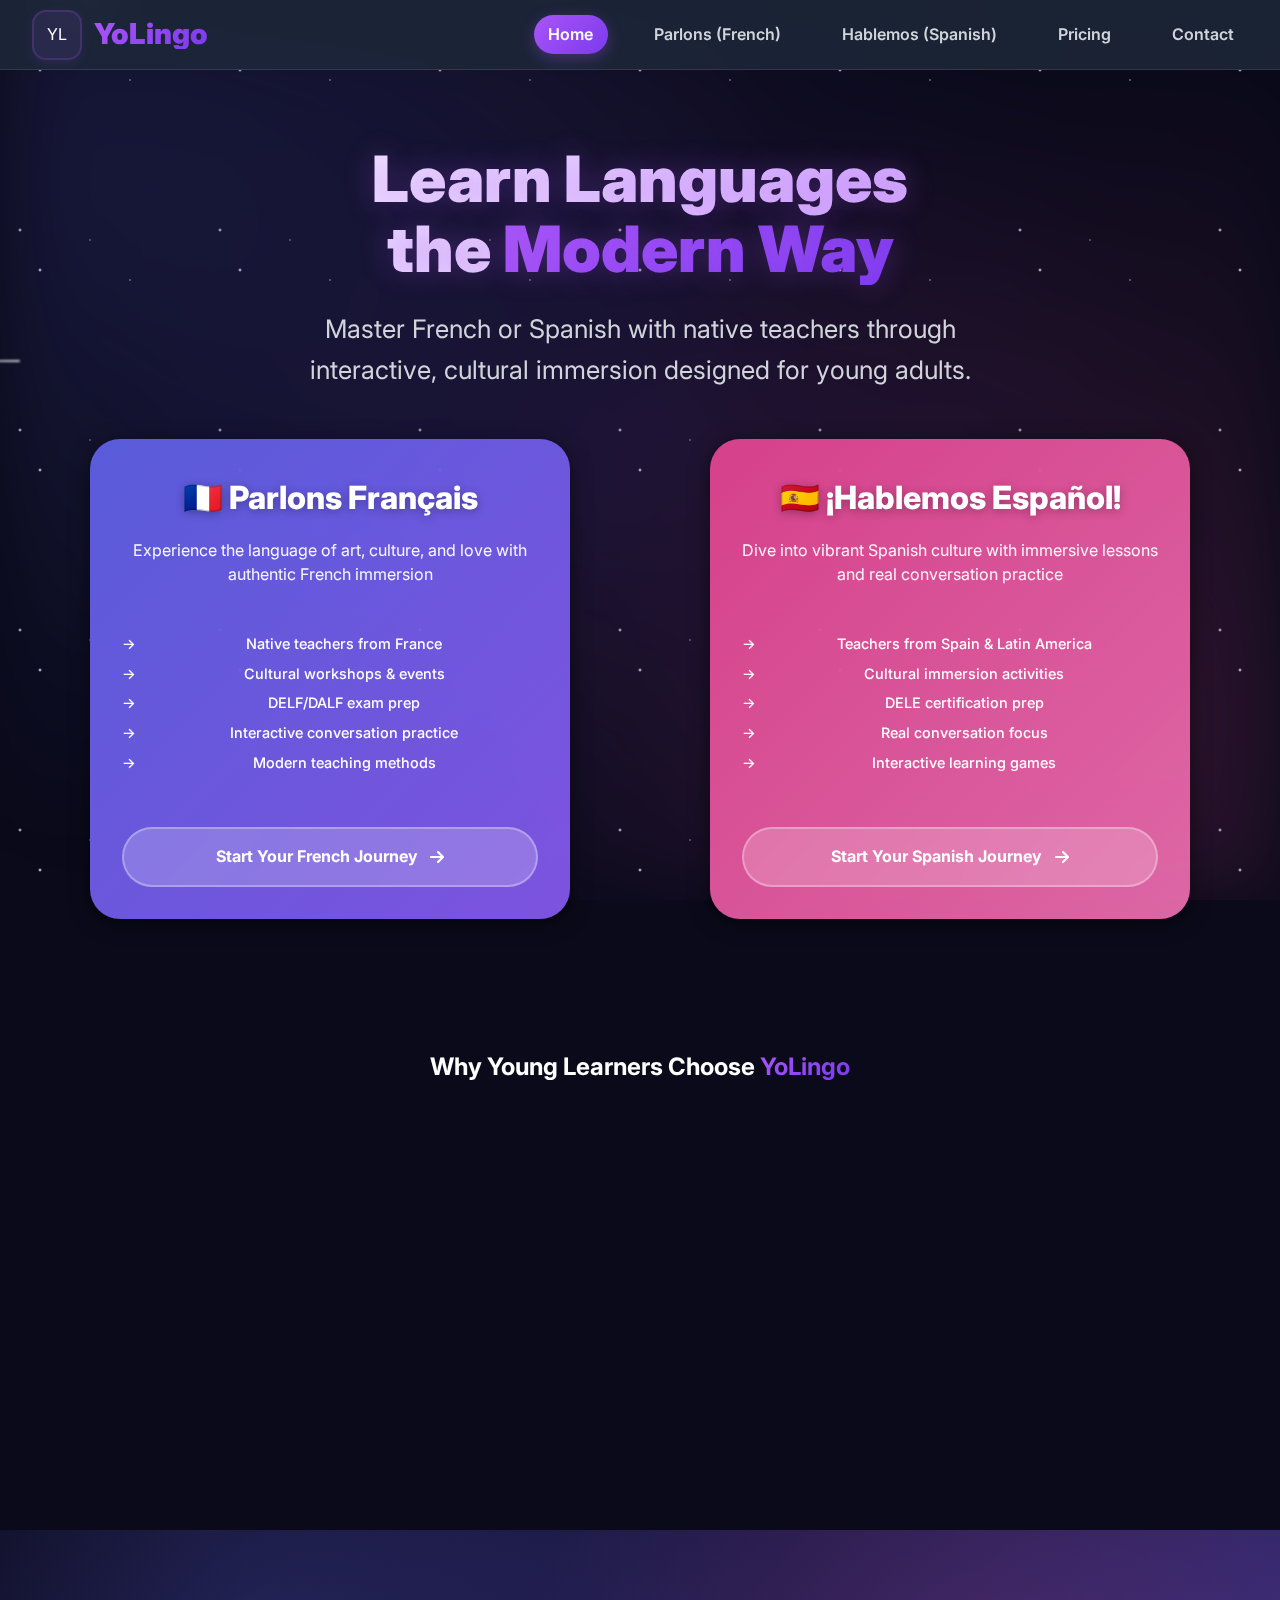
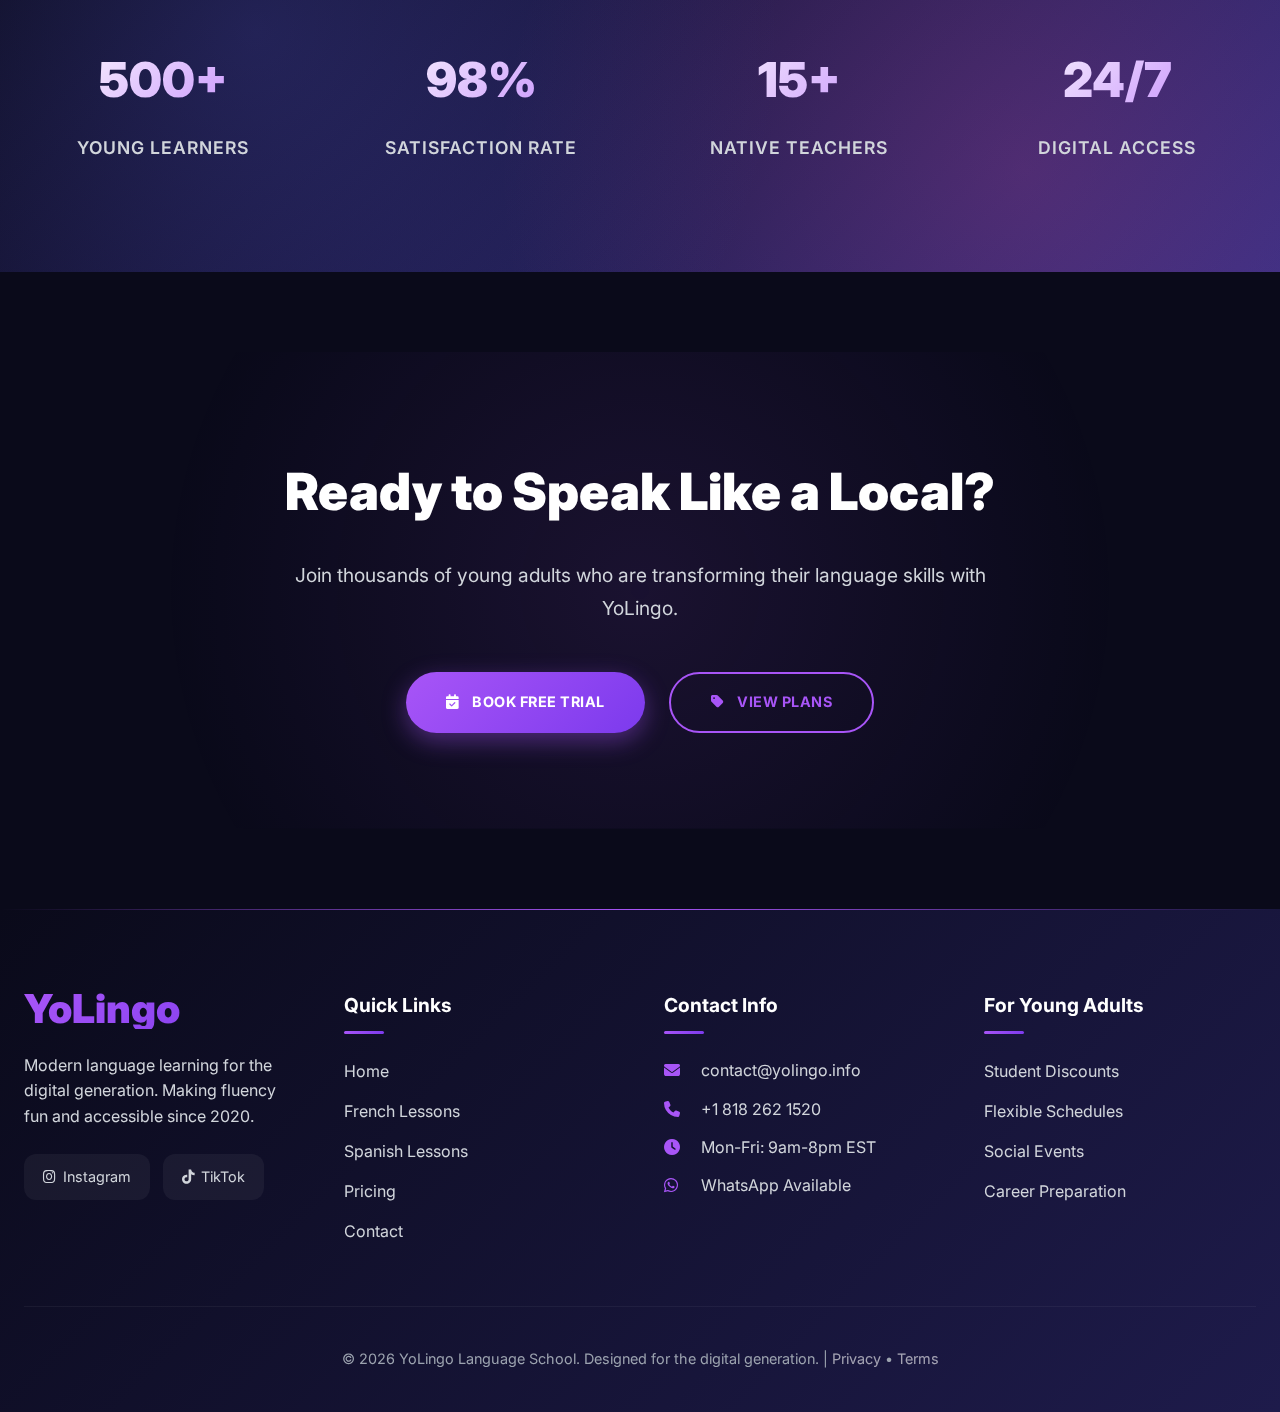
<file: index.html>
<!DOCTYPE html>
<html lang="en">
<head>
    <meta charset="UTF-8">
    <meta name="viewport" content="width=device-width, initial-scale=1.0">
    <title>YoLingo | Learn French & Spanish with Native Teachers</title>

    <!-- ===== FAVICON & SEO META TAGS ===== -->
    <link rel="apple-touch-icon" sizes="180x180" href="/apple-touch-icon.png">
    <link rel="icon" type="image/png" sizes="32x32" href="/favicon-32x32.png">
    <link rel="icon" type="image/png" sizes="16x16" href="/favicon-16x16.png">
    <link rel="icon" type="image/x-icon" href="/favicon.ico">
    <link rel="manifest" href="/site.webmanifest">
    <meta name="theme-color" content="#0a0a1a">
    
    <!-- SEO Meta Tags -->
    <meta name="description" content="YoLingo: Modern language learning with native French and Spanish teachers. Interactive lessons, cultural immersion, and personalized learning for young adults.">
    <meta name="keywords" content="learn french, learn spanish, language school, online lessons, native teachers, young adults, interactive learning">
    <meta name="author" content="YoLingo Language School">
    
    <!-- Open Graph -->
    <meta property="og:title" content="YoLingo | Modern Language Learning">
    <meta property="og:description" content="Learn French and Spanish with native teachers. Interactive, cultural, and fun lessons for young adults.">
    <meta property="og:image" content="https://yolingo.info/og-image.jpg">
    <meta property="og:url" content="https://yolingo.info">
    <meta property="og:type" content="website">
    
    <!-- Twitter -->
    <meta name="twitter:card" content="summary_large_image">
    <meta name="twitter:title" content="YoLingo | Learn Languages Differently">
    <meta name="twitter:description" content="Modern language learning with native teachers for young adults.">
    <meta name="twitter:image" content="https://yolingo.info/twitter-image.jpg">
    
    <!-- ===== STYLES & FONTS ===== -->
    <link rel="stylesheet" href="style.css">
    <link rel="preconnect" href="https://fonts.googleapis.com">
    <link rel="preconnect" href="https://fonts.gstatic.com" crossorigin>
    <link href="https://fonts.googleapis.com/css2?family=Inter:wght@300;400;500;600;700;800;900&display=swap" rel="stylesheet">
    <link rel="stylesheet" href="https://cdnjs.cloudflare.com/ajax/libs/font-awesome/6.4.0/css/all.min.css">
</head>
<body>
    <!-- Galaxy Background -->
    <div class="galaxy-bg">
        <div class="stars"></div>
        <div class="nebula"></div>
        <div class="shooting-star"></div>
        <div class="shooting-star"></div>
        <div class="shooting-star"></div>
    </div>

    <!-- Navigation -->
    <nav id="mainNav">
        <div class="logo" onclick="window.location.href='index.html'">
            <div class="logo-image">
                <span>YL</span>
            </div>
            <div class="logo-text-container">
                <span>Yo</span><span>Lingo</span>
            </div>
        </div>
        
        <!-- Mobile Menu Button -->
        <button class="menu-toggle" id="menuToggle" aria-label="Toggle navigation menu">
            <i class="fas fa-bars"></i>
        </button>
        
        <!-- Navigation Links -->
        <div class="nav-links" id="navLinks">
            <a href="index.html" class="active">Home</a>
            <a href="parlons.html">Parlons (French)</a>
            <a href="hablemos.html">Hablemos (Spanish)</a>
            <a href="pricing.html">Pricing</a>
            <a href="contact.html">Contact</a>
        </div>
    </nav>

    <!-- Main Content -->
    <main>
        <!-- Hero Section -->
        <section class="hero">
            <div class="container">
                <div class="hero-content">
                    <h1>Learn Languages<br>the <span class="highlight">Modern Way</span></h1>
                    <p class="hero-subtitle">
                        Master French or Spanish with native teachers through interactive, 
                        cultural immersion designed for young adults.
                    </p>
                    
                    <div class="language-chooser">
                        <!-- French Card -->
                        <a href="parlons.html" class="language-card" aria-label="Start learning French with YoLingo">
                            <div class="card-content">
                                <div class="card-header">
                                    <h2>🇫🇷 Parlons Français</h2>
                                    <p>Experience the language of art, culture, and love with authentic French immersion</p>
                                </div>
                                
                                <ul class="card-features">
                                    <li>Native teachers from France</li>
                                    <li>Cultural workshops & events</li>
                                    <li>DELF/DALF exam prep</li>
                                    <li>Interactive conversation practice</li>
                                    <li>Modern teaching methods</li>
                                </ul>
                                
                                <span class="start-link">
                                    Start Your French Journey
                                    <i class="fas fa-arrow-right"></i>
                                </span>
                            </div>
                        </a>
                        
                        <!-- Spanish Card -->
                        <a href="hablemos.html" class="language-card spanish-card" aria-label="Start learning Spanish with YoLingo">
                            <div class="card-content">
                                <div class="card-header">
                                    <h2>🇪🇸 ¡Hablemos Español!</h2>
                                    <p>Dive into vibrant Spanish culture with immersive lessons and real conversation practice</p>
                                </div>
                                
                                <ul class="card-features">
                                    <li>Teachers from Spain & Latin America</li>
                                    <li>Cultural immersion activities</li>
                                    <li>DELE certification prep</li>
                                    <li>Real conversation focus</li>
                                    <li>Interactive learning games</li>
                                </ul>
                                
                                <span class="start-link">
                                    Start Your Spanish Journey
                                    <i class="fas fa-arrow-right"></i>
                                </span>
                            </div>
                        </a>
                    </div>
                </div>
            </div>
        </section>

        <!-- Features Section -->
        <section class="why-yolingo">
            <div class="container">
                <h2 class="text-center mb-6">Why Young Learners Choose <span class="text-gradient">YoLingo</span></h2>
                
                <div class="features-grid">
                    <div class="feature">
                        <div class="feature-icon"><i class="fas fa-gamepad"></i></div>
                        <h3>Interactive Learning</h3>
                        <p>Games, role-plays, and modern teaching methods that make learning fun and engaging for young adults.</p>
                    </div>
                    
                    <div class="feature">
                        <div class="feature-icon"><i class="fas fa-users"></i></div>
                        <h3>Young Community</h3>
                        <p>Join a community of young learners, participate in social events, and make friends while learning.</p>
                    </div>
                    
                    <div class="feature">
                        <div class="feature-icon"><i class="fas fa-mobile-alt"></i></div>
                        <h3>Modern Platform</h3>
                        <p>Access lessons on any device with our sleek, intuitive platform designed for the digital generation.</p>
                    </div>
                    
                    <div class="feature">
                        <div class="feature-icon"><i class="fas fa-music"></i></div>
                        <h3>Cultural Immersion</h3>
                        <p>Learn through music, films, and cultural content that resonates with young adults worldwide.</p>
                    </div>
                </div>
            </div>
        </section>

        <!-- Stats Section -->
        <section class="stats-section">
            <div class="container">
                <div class="stats-grid">
                    <div class="stat">
                        <h3>500+</h3>
                        <p>Young Learners</p>
                    </div>
                    <div class="stat">
                        <h3>98%</h3>
                        <p>Satisfaction Rate</p>
                    </div>
                    <div class="stat">
                        <h3>15+</h3>
                        <p>Native Teachers</p>
                    </div>
                    <div class="stat">
                        <h3>24/7</h3>
                        <p>Digital Access</p>
                    </div>
                </div>
            </div>
        </section>

        <!-- CTA Section -->
        <section class="cta-section">
            <div class="container">
                <h2>Ready to Speak Like a Local?</h2>
                <p>Join thousands of young adults who are transforming their language skills with YoLingo.</p>
                
                <div class="cta-buttons">
                    <a href="contact.html" class="btn btn-primary">
                        <i class="fas fa-calendar-check"></i>
                        Book Free Trial
                    </a>
                    <a href="pricing.html" class="btn btn-secondary">
                        <i class="fas fa-tag"></i>
                        View Plans
                    </a>
                </div>
            </div>
        </section>
    </main>

    <!-- Footer -->
    <footer>
        <div class="container">
            <div class="footer-content">
                <div class="footer-section">
                    <div class="logo-text-container" style="font-size: 2.5rem; margin-bottom: 1.5rem;">
                        <span>Yo</span><span>Lingo</span>
                    </div>
                    <p>Modern language learning for the digital generation. Making fluency fun and accessible since 2020.</p>
                    
                    <div class="social-links">
                        <a href="#" aria-label="Follow YoLingo on Instagram">
                            <i class="fab fa-instagram"></i> Instagram
                        </a>
                        <a href="#" aria-label="Follow YoLingo on TikTok">
                            <i class="fab fa-tiktok"></i> TikTok
                        </a>
                    </div>
                </div>
                
                <div class="footer-section">
                    <h4>Quick Links</h4>
                    <a href="index.html">Home</a>
                    <a href="parlons.html">French Lessons</a>
                    <a href="hablemos.html">Spanish Lessons</a>
                    <a href="pricing.html">Pricing</a>
                    <a href="contact.html">Contact</a>
                </div>
                
                <div class="footer-section">
                    <h4>Contact Info</h4>
                    <p><i class="fas fa-envelope"></i> contact@yolingo.info</p>
                    <p><i class="fas fa-phone"></i> +1 818 262 1520</p>
                    <p><i class="fas fa-clock"></i> Mon-Fri: 9am-8pm EST</p>
                    <p><i class="fab fa-whatsapp"></i> WhatsApp Available</p>
                </div>
                
                <div class="footer-section">
                    <h4>For Young Adults</h4>
                    <a href="#student-discounts">Student Discounts</a>
                    <a href="#flexible-schedules">Flexible Schedules</a>
                    <a href="#social-events">Social Events</a>
                    <a href="#career-prep">Career Preparation</a>
                </div>
            </div>
            
            <div class="footer-bottom">
                <p>&copy; 2026 YoLingo Language School. Designed for the digital generation. | 
                    <a href="#">Privacy</a> • 
                    <a href="#">Terms</a>
                </p>
            </div>
        </div>
    </footer>

    <!-- JavaScript -->
    <script>
        // ===== MOBILE NAVIGATION =====
        const menuToggle = document.getElementById('menuToggle');
        const navLinks = document.getElementById('navLinks');
        const navItems = document.querySelectorAll('.nav-links a');
        
        // Toggle mobile menu
        function toggleMobileMenu() {
            navLinks.classList.toggle('active');
            menuToggle.classList.toggle('active');
            
            // Update icon
            const icon = menuToggle.querySelector('i');
            if (navLinks.classList.contains('active')) {
                icon.classList.remove('fa-bars');
                icon.classList.add('fa-times');
                document.body.style.overflow = 'hidden'; // Prevent scrolling
            } else {
                icon.classList.remove('fa-times');
                icon.classList.add('fa-bars');
                document.body.style.overflow = ''; // Restore scrolling
            }
        }
        
        // Close menu when clicking a link
        navItems.forEach(item => {
            item.addEventListener('click', () => {
                navLinks.classList.remove('active');
                menuToggle.classList.remove('active');
                menuToggle.querySelector('i').classList.remove('fa-times');
                menuToggle.querySelector('i').classList.add('fa-bars');
                document.body.style.overflow = '';
            });
        });
        
        // Close menu when clicking outside
        document.addEventListener('click', (e) => {
            if (!navLinks.contains(e.target) && !menuToggle.contains(e.target)) {
                navLinks.classList.remove('active');
                menuToggle.classList.remove('active');
                menuToggle.querySelector('i').classList.remove('fa-times');
                menuToggle.querySelector('i').classList.add('fa-bars');
                document.body.style.overflow = '';
            }
        });
        
        // ===== NAVBAR SCROLL EFFECT =====
        const navbar = document.getElementById('mainNav');
        
        window.addEventListener('scroll', () => {
            if (window.scrollY > 50) {
                navbar.classList.add('scrolled');
            } else {
                navbar.classList.remove('scrolled');
            }
        });
        
        // ===== CARD HOVER EFFECTS =====
        const cards = document.querySelectorAll('.language-card, .feature');
        
        cards.forEach(card => {
            card.addEventListener('mouseenter', () => {
                card.style.transform = 'translateY(-15px) scale(1.02)';
            });
            
            card.addEventListener('mouseleave', () => {
                card.style.transform = 'translateY(0) scale(1)';
            });
            
            // Touch feedback for mobile
            card.addEventListener('touchstart', () => {
                card.style.transform = 'scale(0.98)';
            });
            
            card.addEventListener('touchend', () => {
                card.style.transform = 'scale(1)';
            });
        });
        
        // ===== INITIALIZATION =====
        window.addEventListener('DOMContentLoaded', () => {
            // Event listeners
            menuToggle.addEventListener('click', toggleMobileMenu);
            
            // Close mobile menu on escape key
            document.addEventListener('keydown', (e) => {
                if (e.key === 'Escape' && navLinks.classList.contains('active')) {
                    toggleMobileMenu();
                }
            });
            
            // Animate features on scroll
            const observerOptions = {
                threshold: 0.1,
                rootMargin: '0px 0px -100px 0px'
            };
            
            const observer = new IntersectionObserver((entries) => {
                entries.forEach(entry => {
                    if (entry.isIntersecting) {
                        entry.target.style.opacity = '1';
                        entry.target.style.transform = 'translateY(0)';
                        observer.unobserve(entry.target);
                    }
                });
            }, observerOptions);
            
            // Initialize scroll animations
            document.querySelectorAll('.feature, .language-card').forEach(el => {
                el.style.opacity = '0';
                el.style.transform = 'translateY(30px)';
                el.style.transition = 'opacity 0.6s ease, transform 0.6s ease';
                observer.observe(el);
            });
        });
    </script>
</body>
</html>
</file>
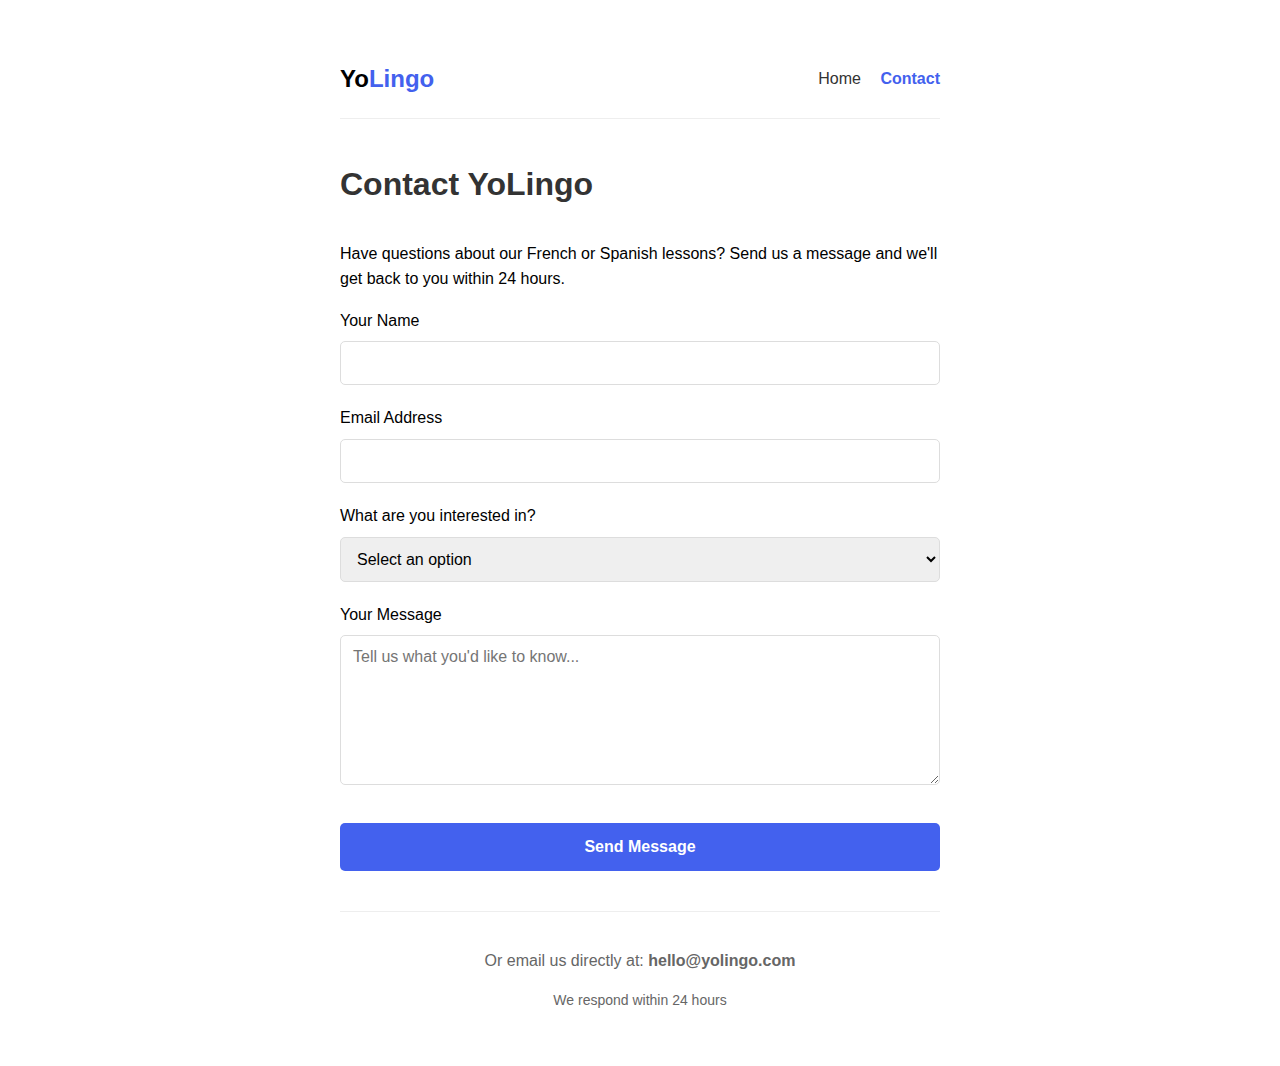
<file: contact.html>
<!DOCTYPE html>
<html lang="en">
<head>
    <meta charset="UTF-8">
    <meta name="viewport" content="width=device-width, initial-scale=1.0">
    <title>Contact Us - YoLingo</title>
    <style>
        body {
            font-family: Arial, sans-serif;
            max-width: 600px;
            margin: 0 auto;
            padding: 40px 20px;
            line-height: 1.6;
        }
        nav {
            display: flex;
            justify-content: space-between;
            align-items: center;
            padding: 20px 0;
            margin-bottom: 40px;
            border-bottom: 1px solid #eee;
        }
        .logo {
            font-size: 24px;
            font-weight: bold;
        }
        .logo span {
            color: #4361ee;
        }
        h1 {
            color: #333;
            margin-bottom: 30px;
        }
        .form-group {
            margin-bottom: 20px;
        }
        label {
            display: block;
            margin-bottom: 8px;
            font-weight: 500;
        }
        input, textarea, select {
            width: 100%;
            padding: 12px;
            border: 1px solid #ddd;
            border-radius: 5px;
            font-family: Arial, sans-serif;
            font-size: 16px;
            box-sizing: border-box;
        }
        textarea {
            height: 150px;
            resize: vertical;
        }
        .btn {
            background: #4361ee;
            color: white;
            border: none;
            padding: 15px 30px;
            border-radius: 5px;
            font-size: 16px;
            font-weight: bold;
            cursor: pointer;
            width: 100%;
            margin-top: 10px;
        }
        .btn:hover {
            background: #3a56d4;
        }
        .contact-email {
            margin-top: 40px;
            padding-top: 20px;
            border-top: 1px solid #eee;
            color: #666;
            text-align: center;
        }
    </style>
</head>
<body>
    <nav>
        <div class="logo">Yo<span>Lingo</span></div>
        <div>
            <a href="index.html" style="margin-right: 15px; text-decoration: none; color: #333;">Home</a>
            <a href="contact.html" style="text-decoration: none; color: #4361ee; font-weight: bold;">Contact</a>
        </div>
    </nav>

    <h1>Contact YoLingo</h1>
    <p>Have questions about our French or Spanish lessons? Send us a message and we'll get back to you within 24 hours.</p>

    <form action="thank-you.html" method="GET">
        <div class="form-group">
            <label for="name">Your Name</label>
            <input type="text" id="name" name="name" required>
        </div>
        
        <div class="form-group">
            <label for="email">Email Address</label>
            <input type="email" id="email" name="email" required>
        </div>
        
        <div class="form-group">
            <label for="interest">What are you interested in?</label>
            <select id="interest" name="interest" required>
                <option value="">Select an option</option>
                <option value="french">French Lessons</option>
                <option value="spanish">Spanish Lessons</option>
                <option value="pricing">Pricing Information</option>
                <option value="general">General Question</option>
            </select>
        </div>
        
        <div class="form-group">
            <label for="message">Your Message</label>
            <textarea id="message" name="message" placeholder="Tell us what you'd like to know..." required></textarea>
        </div>
        
        <button type="submit" class="btn">Send Message</button>
    </form>
    
    <div class="contact-email">
        <p>Or email us directly at: <strong>hello@yolingo.com</strong></p>
        <p style="font-size: 14px; margin-top: 5px;">We respond within 24 hours</p>
    </div>
</body>
</html>
</file>
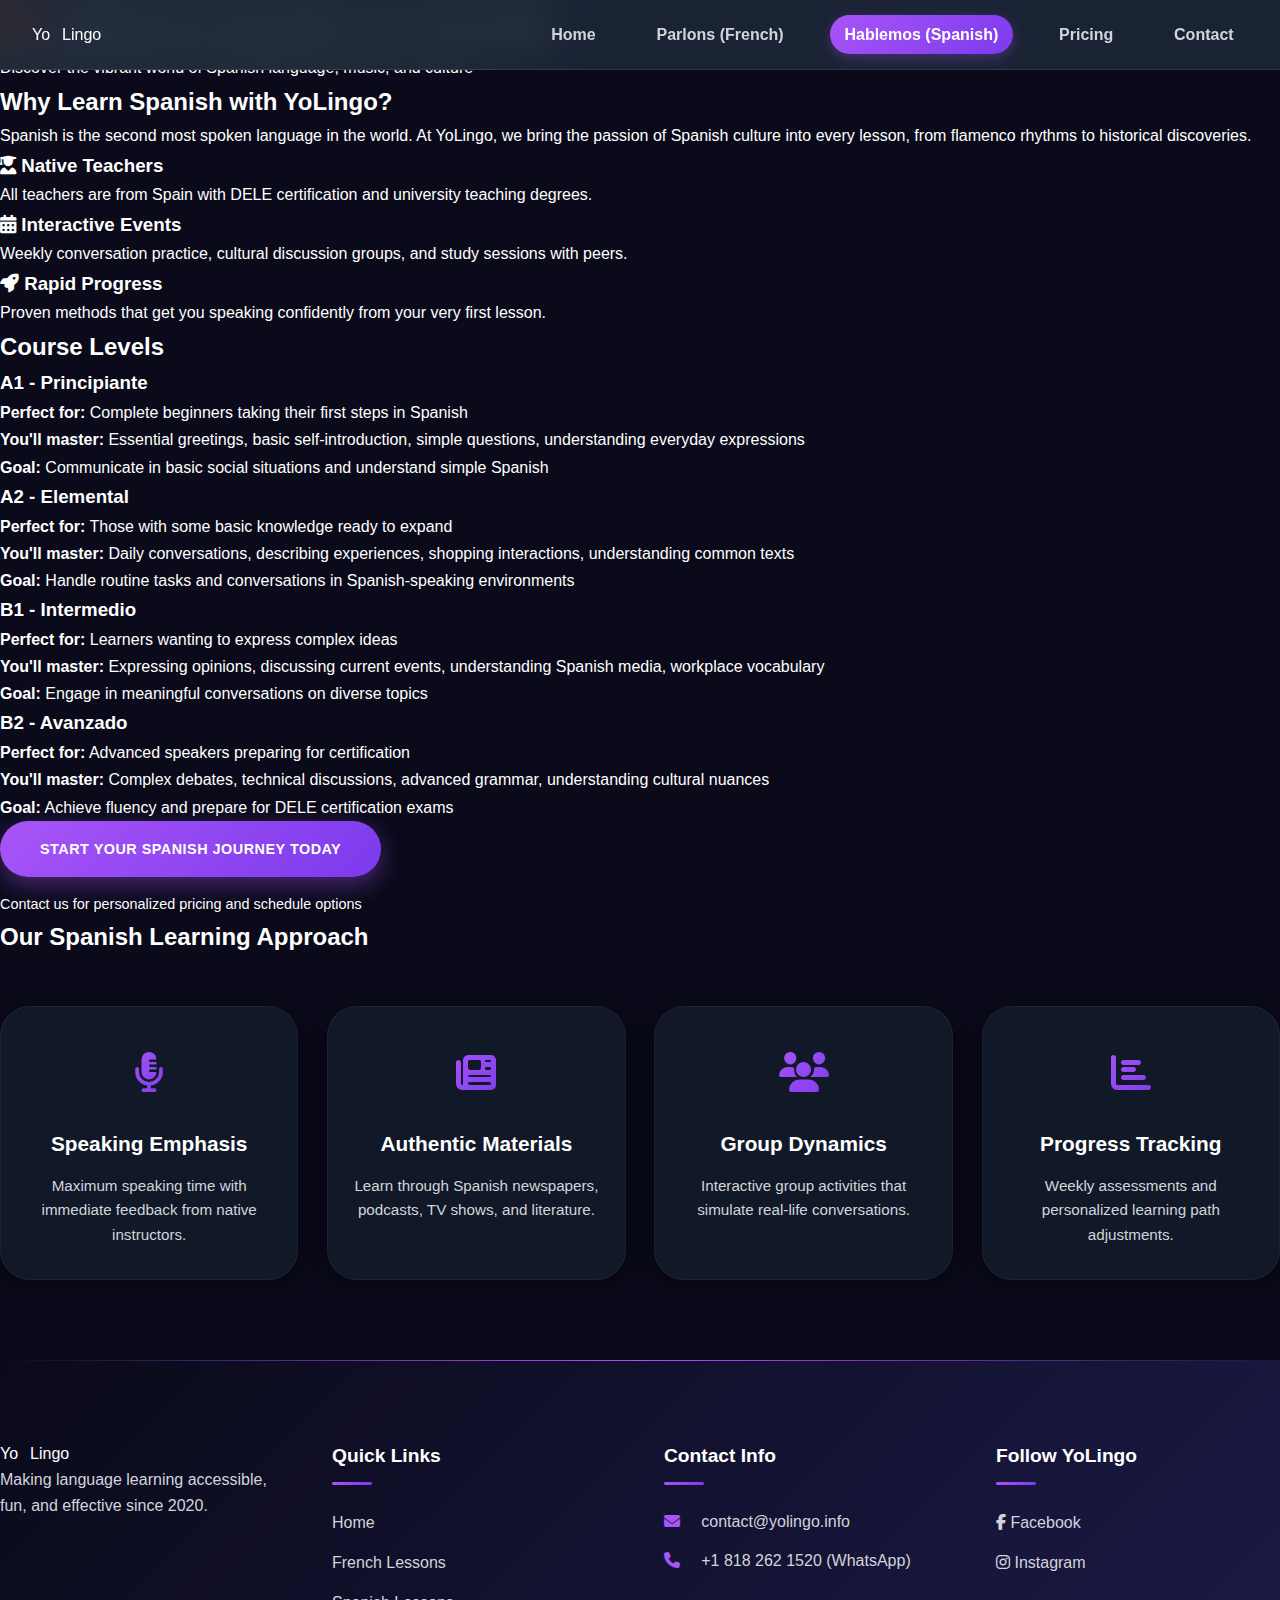
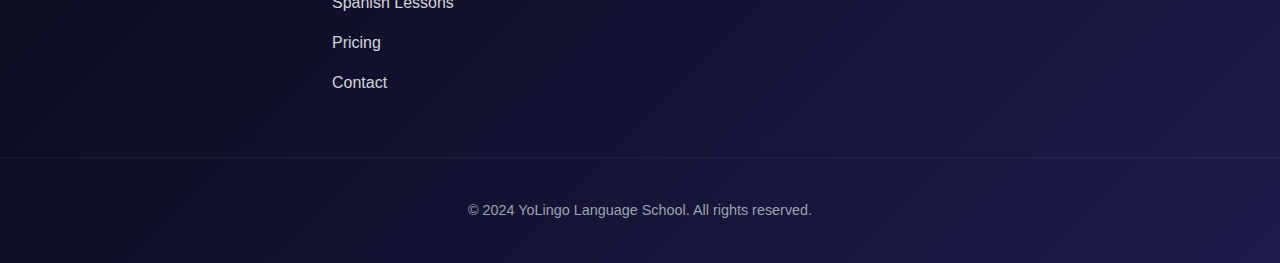
<file: hablemos.html>
<!DOCTYPE html>
<html lang="en">
<head>
    <meta charset="UTF-8">
    <meta name="viewport" content="width=device-width, initial-scale=1.0">
    <title>¡Hablemos Español! | Spanish Lessons - YoLingo</title>

    <!-- ===== FAVICON ===== -->
    <link rel="icon" type="image/png" sizes="64x64" href="/favicon.png">
    <link rel="apple-touch-icon" href="/favicon.png">
    <meta name="theme-color" content="#4361ee">
    <!-- =================== -->
    
    <link rel="stylesheet" href="style.css">
    <link rel="preconnect" href="https://fonts.googleapis.com">
    <link rel="preconnect" href="https://fonts.gstatic.com" crossorigin>
    <link href="https://fonts.googleapis.com/css2?family=Poppins:wght@300;400;500;600;700&family=Montserrat:wght@800;900&display=swap" rel="stylesheet">
    <link rel="stylesheet" href="https://cdnjs.cloudflare.com/ajax/libs/font-awesome/6.4.0/css/all.min.css">
</head>
<body>
    <!-- Navigation -->
    <nav>
        <div class="logo">
            <span class="logo-text">Yo</span><span class="logo-highlight">Lingo</span>
        </div>
        <button class="menu-toggle" onclick="toggleMenu()">
            <i class="fas fa-bars"></i>
        </button>
        <div class="nav-links" id="navLinks">
            <a href="index.html">Home</a>
            <a href="parlons.html">Parlons (French)</a>
            <a href="hablemos.html" class="active">Hablemos (Spanish)</a>
            <a href="pricing.html">Pricing</a>
            <a href="contact.html">Contact</a>
        </div>
    </nav>
    
    <!-- Header -->
    <header class="page-header spanish-header">
        <h1>🇪🇸 ¡Hablemos Español con YoLingo!</h1>
        <p class="subtitle">Discover the vibrant world of Spanish language, music, and culture</p>
    </header>
    
    <!-- Course Details -->
    <section class="course-details">
        <div class="course-info">
            <h2>Why Learn Spanish with YoLingo?</h2>
            <p>Spanish is the second most spoken language in the world. At YoLingo, we bring the passion of Spanish culture into every lesson, from flamenco rhythms to historical discoveries.</p>
            
            <div class="benefits">
                <div class="benefit">
                    <h3><i class="fas fa-user-graduate"></i> Native Teachers</h3>
                    <p>All teachers are from Spain with DELE certification and university teaching degrees.</p>
                </div>
                <div class="benefit">
                    <h3><i class="fas fa-calendar-alt"></i> Interactive Events</h3>
                    <p>Weekly conversation practice, cultural discussion groups, and study sessions with peers.</p>
                </div>
                <div class="benefit">
                    <h3><i class="fas fa-rocket"></i> Rapid Progress</h3>
                    <p>Proven methods that get you speaking confidently from your very first lesson.</p>
                </div>
            </div>
        </div>
        
        <div class="course-levels">
            <h2>Course Levels</h2>
            
            <div class="level">
                <h3>A1 - Principiante</h3>
                <p><strong>Perfect for:</strong> Complete beginners taking their first steps in Spanish</p>
                <p><strong>You'll master:</strong> Essential greetings, basic self-introduction, simple questions, understanding everyday expressions</p>
                <p><strong>Goal:</strong> Communicate in basic social situations and understand simple Spanish</p>
            </div>
            
            <div class="level">
                <h3>A2 - Elemental</h3>
                <p><strong>Perfect for:</strong> Those with some basic knowledge ready to expand</p>
                <p><strong>You'll master:</strong> Daily conversations, describing experiences, shopping interactions, understanding common texts</p>
                <p><strong>Goal:</strong> Handle routine tasks and conversations in Spanish-speaking environments</p>
            </div>
            
            <div class="level">
                <h3>B1 - Intermedio</h3>
                <p><strong>Perfect for:</strong> Learners wanting to express complex ideas</p>
                <p><strong>You'll master:</strong> Expressing opinions, discussing current events, understanding Spanish media, workplace vocabulary</p>
                <p><strong>Goal:</strong> Engage in meaningful conversations on diverse topics</p>
            </div>
            
            <div class="level">
                <h3>B2 - Avanzado</h3>
                <p><strong>Perfect for:</strong> Advanced speakers preparing for certification</p>
                <p><strong>You'll master:</strong> Complex debates, technical discussions, advanced grammar, understanding cultural nuances</p>
                <p><strong>Goal:</strong> Achieve fluency and prepare for DELE certification exams</p>
            </div>
        </div>
    </section>
    
    <!-- CTA Button -->
    <div class="center-button">
        <a href="contact.html" class="btn btn-primary">Start Your Spanish Journey Today</a>
        <p style="margin-top: 15px; color: var(--gray); font-size: 0.9rem;">Contact us for personalized pricing and schedule options</p>
    </div>

    <!-- Features Section -->
    <section class="why-yolingo" style="background: var(--light);">
        <h2>Our Spanish Learning Approach</h2>
        
        <div class="features-grid">
            <div class="feature">
                <div class="feature-icon"><i class="fas fa-microphone-alt"></i></div>
                <h3>Speaking Emphasis</h3>
                <p>Maximum speaking time with immediate feedback from native instructors.</p>
            </div>
            
            <div class="feature">
                <div class="feature-icon"><i class="fas fa-newspaper"></i></div>
                <h3>Authentic Materials</h3>
                <p>Learn through Spanish newspapers, podcasts, TV shows, and literature.</p>
            </div>
            
            <div class="feature">
                <div class="feature-icon"><i class="fas fa-users"></i></div>
                <h3>Group Dynamics</h3>
                <p>Interactive group activities that simulate real-life conversations.</p>
            </div>
            
            <div class="feature">
                <div class="feature-icon"><i class="fas fa-chart-bar"></i></div>
                <h3>Progress Tracking</h3>
                <p>Weekly assessments and personalized learning path adjustments.</p>
            </div>
        </div>
    </section>

    <!-- Footer -->
    <footer>
        <div class="footer-content">
            <div class="footer-section">
                <div class="logo">Yo<span class="logo-highlight">Lingo</span></div>
                <p>Making language learning accessible, fun, and effective since 2020.</p>
            </div>
            
            <div class="footer-section">
                <h4>Quick Links</h4>
                <a href="index.html">Home</a>
                <a href="parlons.html">French Lessons</a>
                <a href="hablemos.html">Spanish Lessons</a>
                <a href="pricing.html">Pricing</a>
                <a href="contact.html">Contact</a>
            </div>
            
            <div class="footer-section">
                <h4>Contact Info</h4>
                <p><i class="fas fa-envelope"></i> contact@yolingo.info</p>
                <p><i class="fas fa-phone"></i> +1 818 262 1520 (WhatsApp)</p>
            </div>
            
            <div class="footer-section">
                <h4>Follow YoLingo</h4>
                <div class="social">
                    <a href="#"><i class="fab fa-facebook-f"></i> Facebook</a>
                    <a href="#"><i class="fab fa-instagram"></i> Instagram</a>
                </div>
            </div>
        </div>
        
        <div class="footer-bottom">
            <p>&copy; 2024 YoLingo Language School. All rights reserved.</p>
        </div>
    </footer>

    <script>
        // Mobile menu toggle
        function toggleMenu() {
            const navLinks = document.getElementById('navLinks');
            navLinks.classList.toggle('active');
        }

        // Close menu when clicking outside
        document.addEventListener('click', function(event) {
            const navLinks = document.getElementById('navLinks');
            const menuToggle = document.querySelector('.menu-toggle');
            
            if (!navLinks.contains(event.target) && !menuToggle.contains(event.target)) {
                navLinks.classList.remove('active');
            }
        });
    </script>
</body>
</html>
</file>
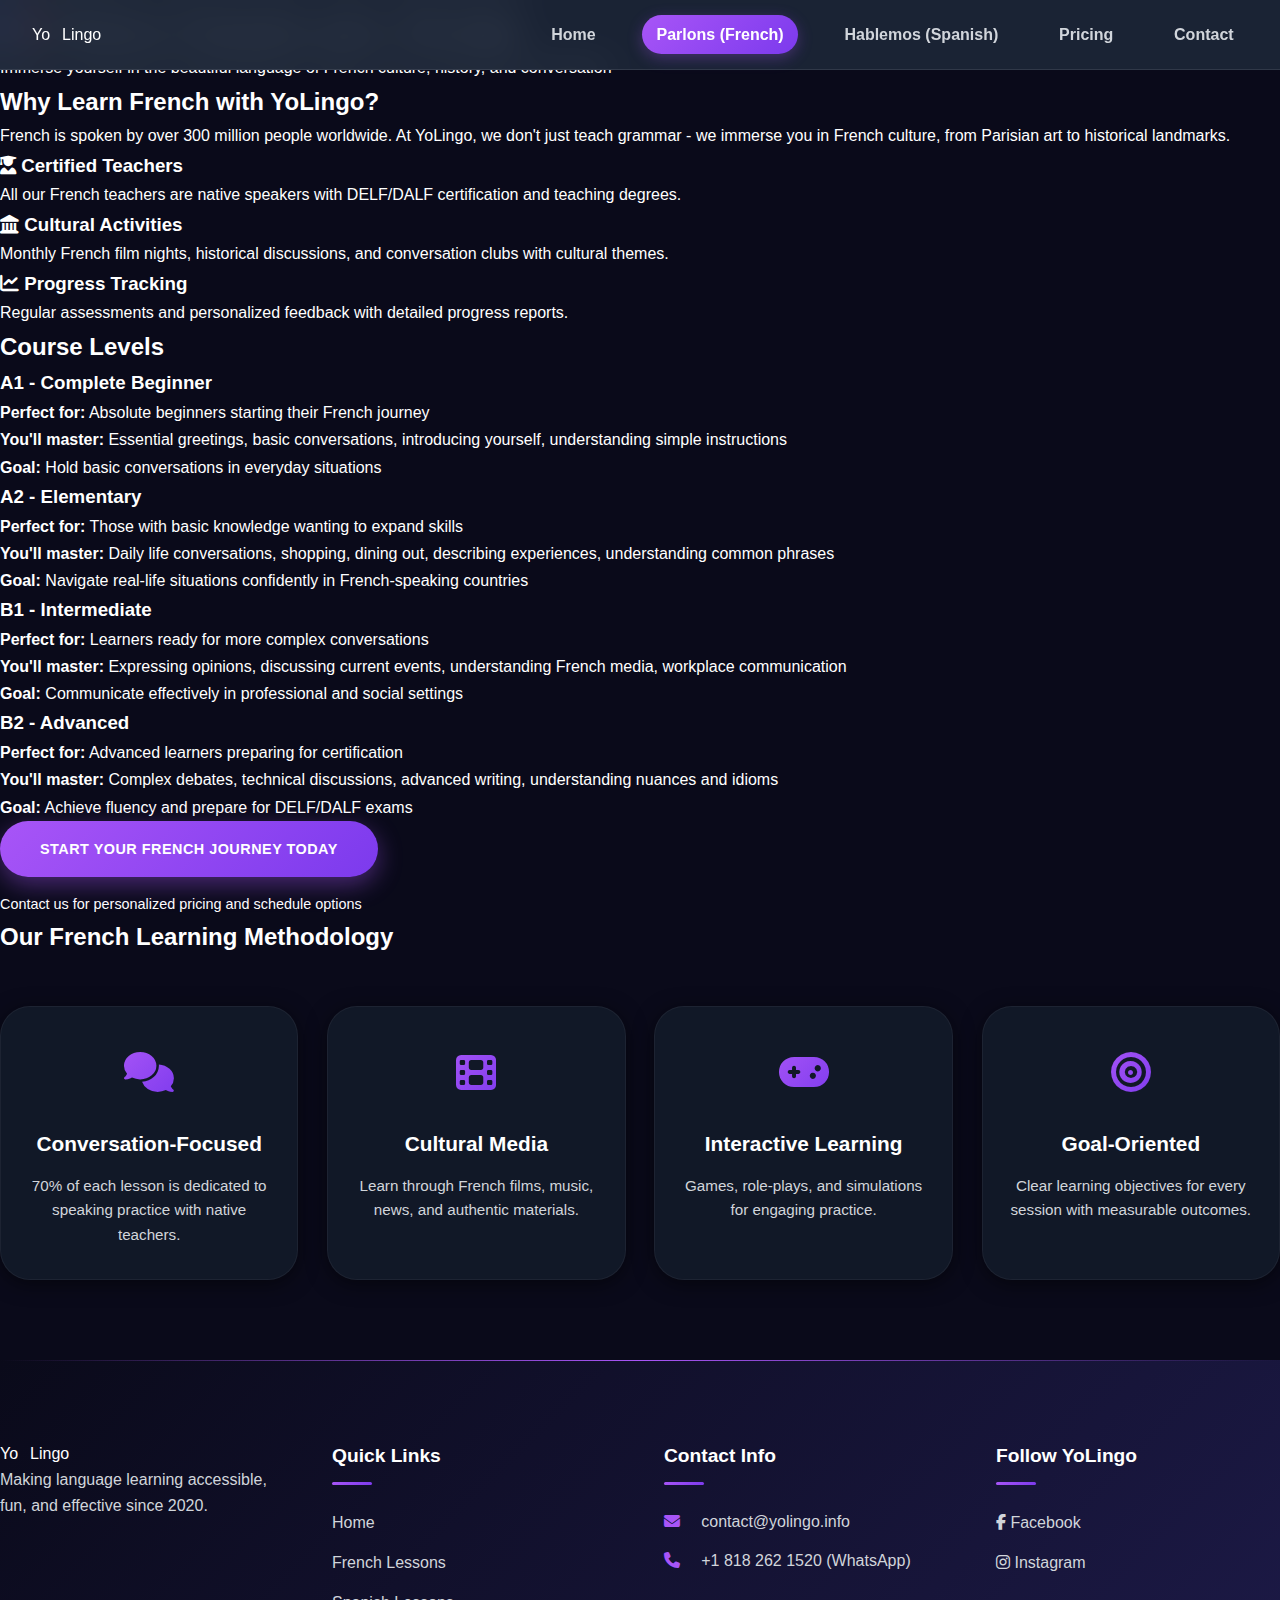
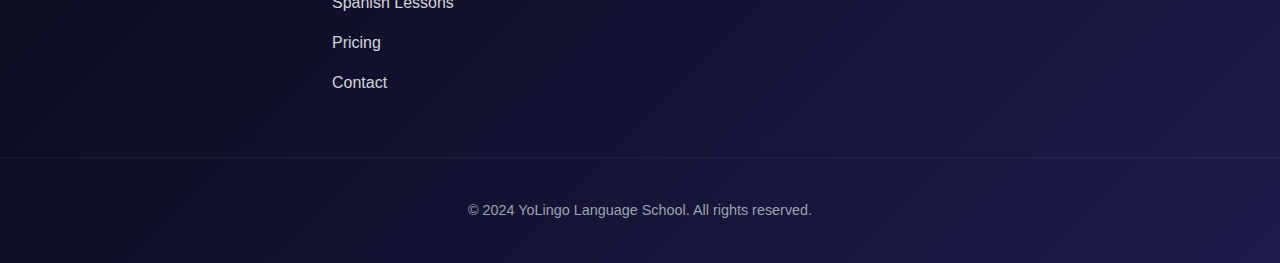
<file: parlons.html>
<!DOCTYPE html>
<html lang="en">
<head>
    <meta charset="UTF-8">
    <meta name="viewport" content="width=device-width, initial-scale=1.0">
    <title>Parlons Français | French Lessons - YoLingo</title>

    <!-- ===== FAVICON ===== -->
    <link rel="icon" type="image/png" sizes="64x64" href="/favicon.png">
    <link rel="apple-touch-icon" href="/favicon.png">
    <meta name="theme-color" content="#4361ee">
    <!-- =================== -->
    
    <link rel="stylesheet" href="style.css">
    <link rel="preconnect" href="https://fonts.googleapis.com">
    <link rel="preconnect" href="https://fonts.gstatic.com" crossorigin>
    <link href="https://fonts.googleapis.com/css2?family=Poppins:wght@300;400;500;600;700&family=Montserrat:wght@800;900&display=swap" rel="stylesheet">
    <link rel="stylesheet" href="https://cdnjs.cloudflare.com/ajax/libs/font-awesome/6.4.0/css/all.min.css">
</head>
<body>
    <!-- Navigation -->
    <nav>
        <div class="logo">
            <span class="logo-text">Yo</span><span class="logo-highlight">Lingo</span>
        </div>
        <button class="menu-toggle" onclick="toggleMenu()">
            <i class="fas fa-bars"></i>
        </button>
        <div class="nav-links" id="navLinks">
            <a href="index.html">Home</a>
            <a href="parlons.html" class="active">Parlons (French)</a>
            <a href="hablemos.html">Hablemos (Spanish)</a>
            <a href="pricing.html">Pricing</a>
            <a href="contact.html">Contact</a>
        </div>
    </nav>
    
    <!-- Header -->
    <header class="page-header french-header">
        <h1>🇫🇷 Parlons Français avec YoLingo</h1>
        <p class="subtitle">Immerse yourself in the beautiful language of French culture, history, and conversation</p>
    </header>
    
    <!-- Course Details -->
    <section class="course-details">
        <div class="course-info">
            <h2>Why Learn French with YoLingo?</h2>
            <p>French is spoken by over 300 million people worldwide. At YoLingo, we don't just teach grammar - we immerse you in French culture, from Parisian art to historical landmarks.</p>
            
            <div class="benefits">
                <div class="benefit">
                    <h3><i class="fas fa-user-graduate"></i> Certified Teachers</h3>
                    <p>All our French teachers are native speakers with DELF/DALF certification and teaching degrees.</p>
                </div>
                <div class="benefit">
                    <h3><i class="fas fa-landmark"></i> Cultural Activities</h3>
                    <p>Monthly French film nights, historical discussions, and conversation clubs with cultural themes.</p>
                </div>
                <div class="benefit">
                    <h3><i class="fas fa-chart-line"></i> Progress Tracking</h3>
                    <p>Regular assessments and personalized feedback with detailed progress reports.</p>
                </div>
            </div>
        </div>
        
        <div class="course-levels">
            <h2>Course Levels</h2>
            
            <div class="level">
                <h3>A1 - Complete Beginner</h3>
                <p><strong>Perfect for:</strong> Absolute beginners starting their French journey</p>
                <p><strong>You'll master:</strong> Essential greetings, basic conversations, introducing yourself, understanding simple instructions</p>
                <p><strong>Goal:</strong> Hold basic conversations in everyday situations</p>
            </div>
            
            <div class="level">
                <h3>A2 - Elementary</h3>
                <p><strong>Perfect for:</strong> Those with basic knowledge wanting to expand skills</p>
                <p><strong>You'll master:</strong> Daily life conversations, shopping, dining out, describing experiences, understanding common phrases</p>
                <p><strong>Goal:</strong> Navigate real-life situations confidently in French-speaking countries</p>
            </div>
            
            <div class="level">
                <h3>B1 - Intermediate</h3>
                <p><strong>Perfect for:</strong> Learners ready for more complex conversations</p>
                <p><strong>You'll master:</strong> Expressing opinions, discussing current events, understanding French media, workplace communication</p>
                <p><strong>Goal:</strong> Communicate effectively in professional and social settings</p>
            </div>
            
            <div class="level">
                <h3>B2 - Advanced</h3>
                <p><strong>Perfect for:</strong> Advanced learners preparing for certification</p>
                <p><strong>You'll master:</strong> Complex debates, technical discussions, advanced writing, understanding nuances and idioms</p>
                <p><strong>Goal:</strong> Achieve fluency and prepare for DELF/DALF exams</p>
            </div>
        </div>
    </section>
    
    <!-- CTA Button -->
    <div class="center-button">
        <a href="contact.html" class="btn btn-primary">Start Your French Journey Today</a>
        <p style="margin-top: 15px; color: var(--gray); font-size: 0.9rem;">Contact us for personalized pricing and schedule options</p>
    </div>

    <!-- Features Section -->
    <section class="why-yolingo" style="background: var(--light);">
        <h2>Our French Learning Methodology</h2>
        
        <div class="features-grid">
            <div class="feature">
                <div class="feature-icon"><i class="fas fa-comments"></i></div>
                <h3>Conversation-Focused</h3>
                <p>70% of each lesson is dedicated to speaking practice with native teachers.</p>
            </div>
            
            <div class="feature">
                <div class="feature-icon"><i class="fas fa-film"></i></div>
                <h3>Cultural Media</h3>
                <p>Learn through French films, music, news, and authentic materials.</p>
            </div>
            
            <div class="feature">
                <div class="feature-icon"><i class="fas fa-gamepad"></i></div>
                <h3>Interactive Learning</h3>
                <p>Games, role-plays, and simulations for engaging practice.</p>
            </div>
            
            <div class="feature">
                <div class="feature-icon"><i class="fas fa-bullseye"></i></div>
                <h3>Goal-Oriented</h3>
                <p>Clear learning objectives for every session with measurable outcomes.</p>
            </div>
        </div>
    </section>

    <!-- Footer -->
    <footer>
        <div class="footer-content">
            <div class="footer-section">
                <div class="logo">Yo<span class="logo-highlight">Lingo</span></div>
                <p>Making language learning accessible, fun, and effective since 2020.</p>
            </div>
            
            <div class="footer-section">
                <h4>Quick Links</h4>
                <a href="index.html">Home</a>
                <a href="parlons.html">French Lessons</a>
                <a href="hablemos.html">Spanish Lessons</a>
                <a href="pricing.html">Pricing</a>
                <a href="contact.html">Contact</a>
            </div>
            
            <div class="footer-section">
                <h4>Contact Info</h4>
                <p><i class="fas fa-envelope"></i> contact@yolingo.info</p>
                <p><i class="fas fa-phone"></i> +1 818 262 1520 (WhatsApp)</p>
            </div>
            
            <div class="footer-section">
                <h4>Follow YoLingo</h4>
                <div class="social">
                    <a href="#"><i class="fab fa-facebook-f"></i> Facebook</a>
                    <a href="#"><i class="fab fa-instagram"></i> Instagram</a>
                </div>
            </div>
        </div>
        
        <div class="footer-bottom">
            <p>&copy; 2024 YoLingo Language School. All rights reserved.</p>
        </div>
    </footer>

    <script>
        // Mobile menu toggle
        function toggleMenu() {
            const navLinks = document.getElementById('navLinks');
            navLinks.classList.toggle('active');
        }

        // Close menu when clicking outside
        document.addEventListener('click', function(event) {
            const navLinks = document.getElementById('navLinks');
            const menuToggle = document.querySelector('.menu-toggle');
            
            if (!navLinks.contains(event.target) && !menuToggle.contains(event.target)) {
                navLinks.classList.remove('active');
            }
        });
    </script>
</body>
</html>
</file>
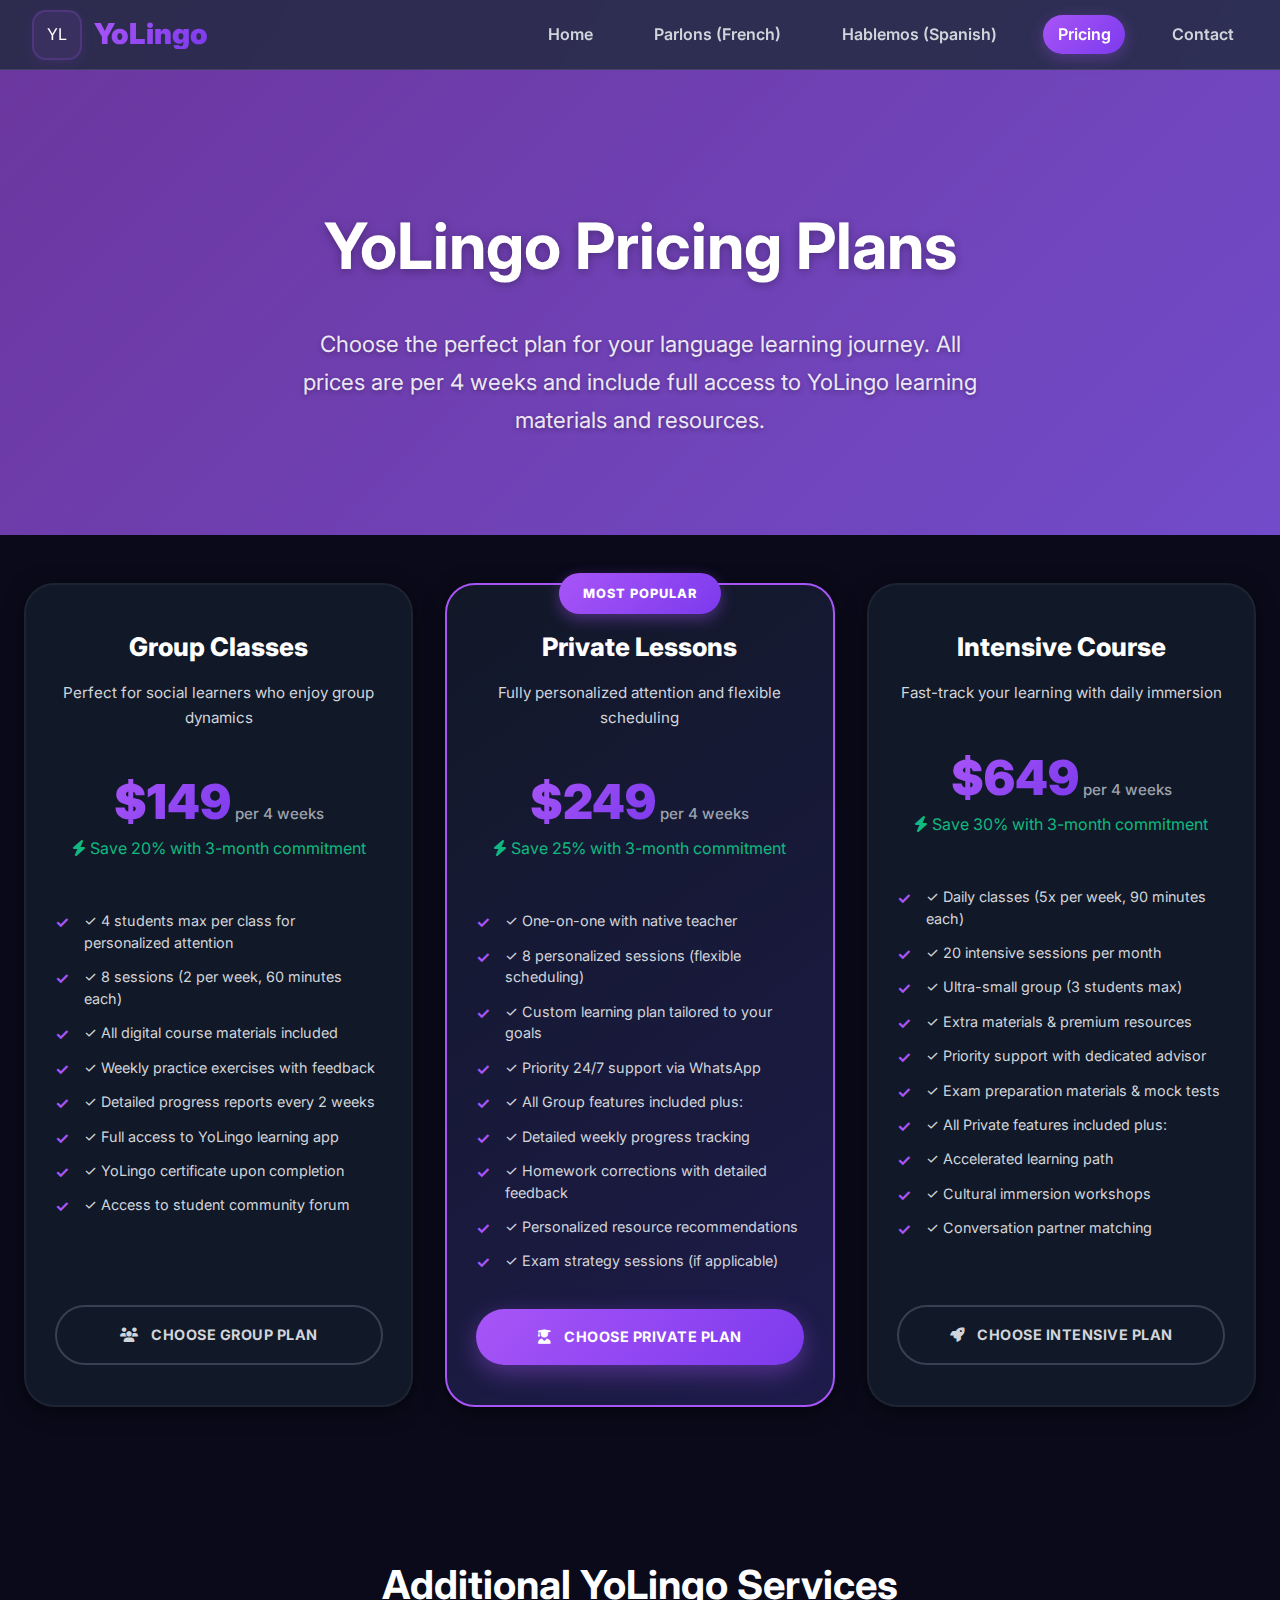
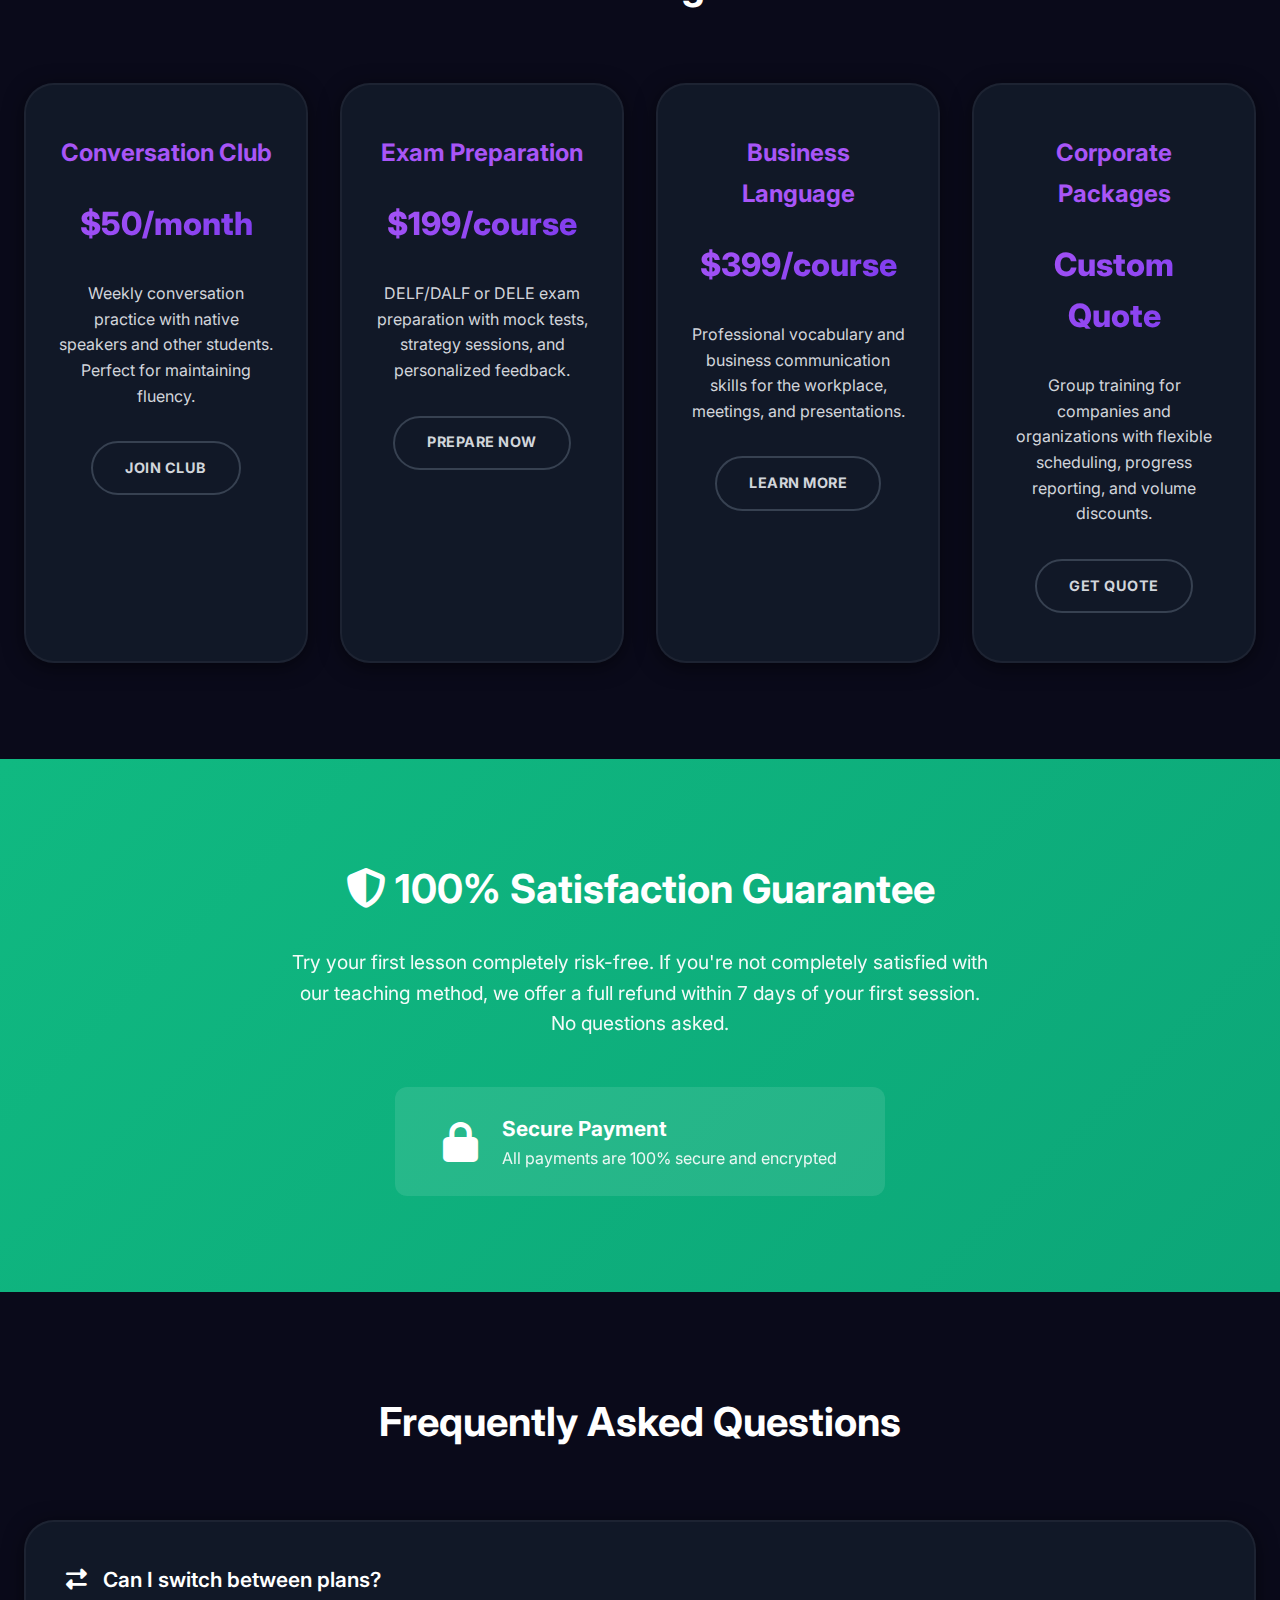
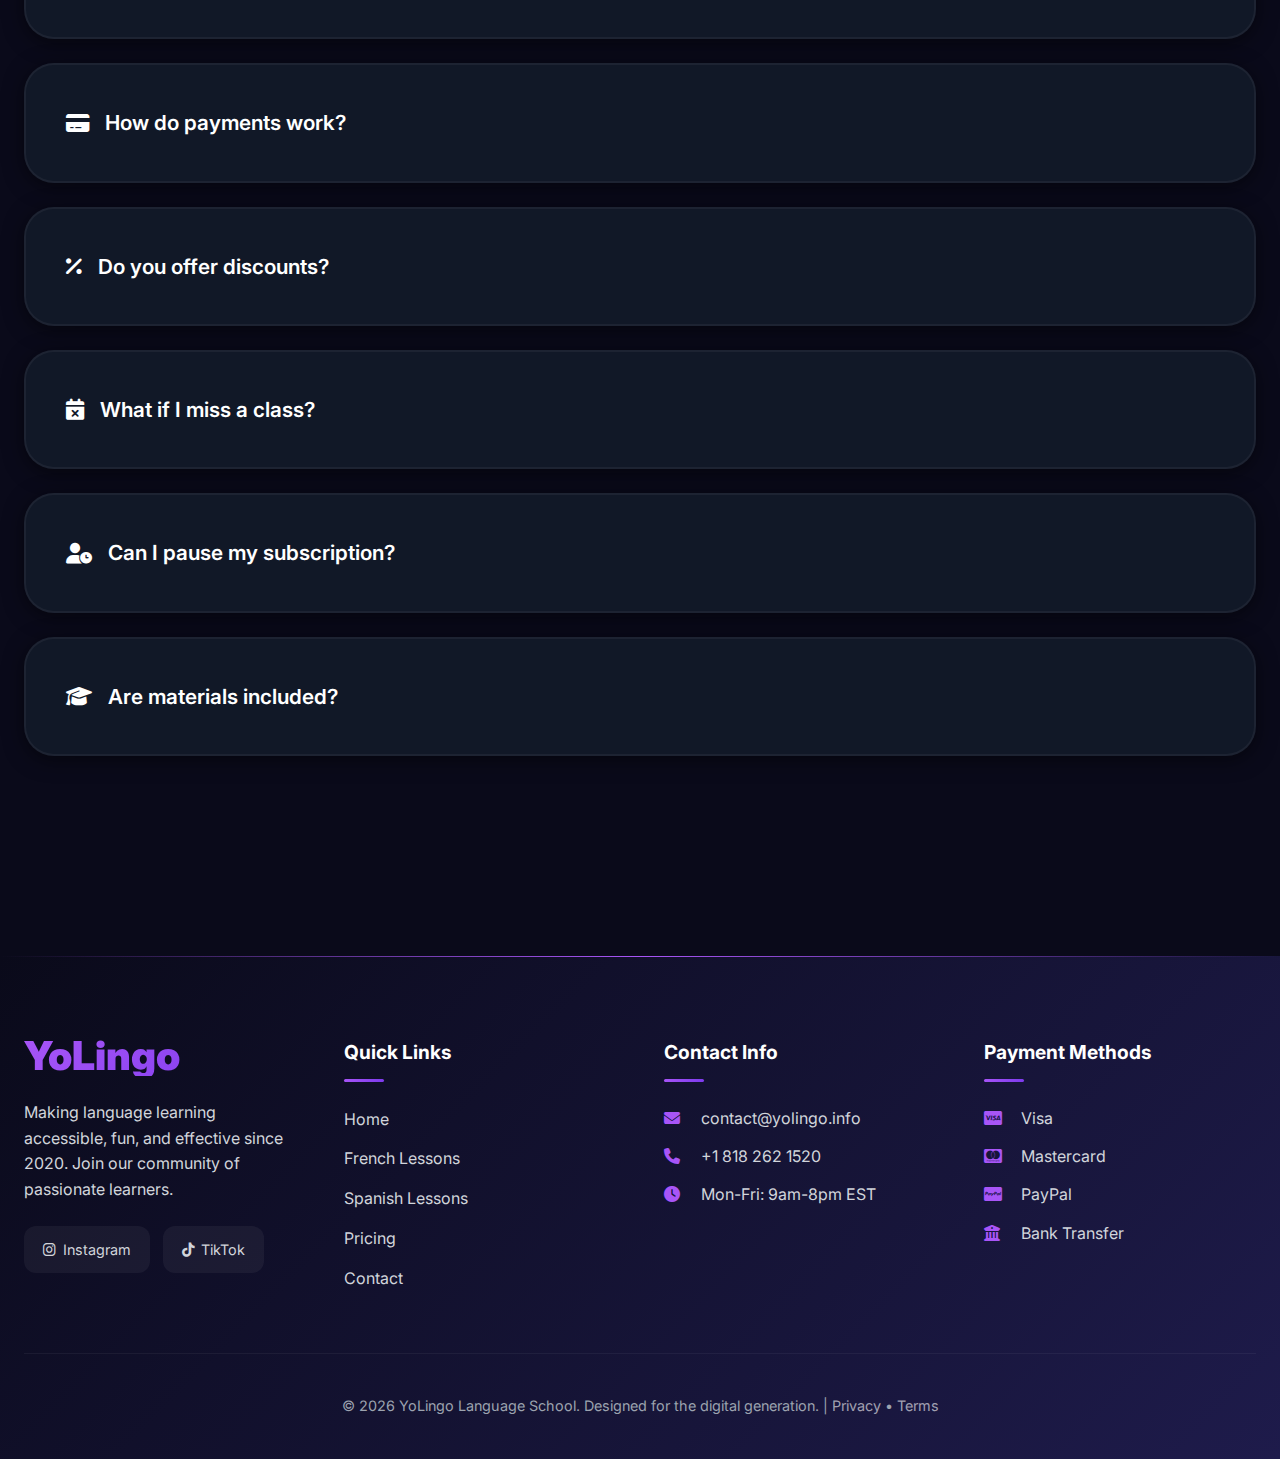
<file: pricing.html>
<!DOCTYPE html>
<html lang="en">
<head>
    <meta charset="UTF-8">
    <meta name="viewport" content="width=device-width, initial-scale=1.0">
    <title>Pricing Plans - YoLingo Language School</title>

    <!-- ===== FAVICON & SEO META TAGS ===== -->
    <link rel="apple-touch-icon" sizes="180x180" href="/apple-touch-icon.png">
    <link rel="icon" type="image/png" sizes="32x32" href="/favicon-32x32.png">
    <link rel="icon" type="image/png" sizes="16x16" href="/favicon-16x16.png">
    <link rel="icon" type="image/x-icon" href="/favicon.ico">
    <link rel="manifest" href="/site.webmanifest">
    <meta name="theme-color" content="#0f0f23">
    
    <!-- SEO Meta Tags -->
    <meta name="description" content="Affordable pricing plans for YoLingo language courses. Group classes, private lessons, and intensive courses with flexible scheduling for young adults.">
    <meta name="keywords" content="language course pricing, french lessons cost, spanish lessons price, affordable language learning, group classes, private lessons">
    <meta name="author" content="YoLingo Language School">
    
    <!-- ===== STYLES & FONTS ===== -->
    <link rel="stylesheet" href="style.css">
    <link rel="preconnect" href="https://fonts.googleapis.com">
    <link rel="preconnect" href="https://fonts.gstatic.com" crossorigin>
    <link href="https://fonts.googleapis.com/css2?family=Inter:wght@300;400;500;600;700;800;900&display=swap" rel="stylesheet">
    <link rel="stylesheet" href="https://cdnjs.cloudflare.com/ajax/libs/font-awesome/6.4.0/css/all.min.css">
    
    <style>
        .page-header {
            padding: 12rem 0 6rem;
            text-align: center;
            color: white;
            position: relative;
            overflow: hidden;
            background: linear-gradient(135deg, rgba(168, 85, 247, 0.9) 0%, rgba(139, 92, 246, 0.9) 100%);
        }
        
        .page-header::before {
            content: '';
            position: absolute;
            top: 0;
            left: 0;
            right: 0;
            bottom: 0;
            background: linear-gradient(135deg, rgba(0,0,0,0.3) 0%, rgba(0,0,0,0.1) 100%);
            z-index: 1;
        }
        
        .page-header h1 {
            color: white;
            font-size: clamp(2.5rem, 6vw, 4rem);
            margin-bottom: 1.5rem;
            position: relative;
            z-index: 2;
            text-shadow: 0 2px 10px rgba(0,0,0,0.3);
        }
        
        .page-header .subtitle {
            color: rgba(255, 255, 255, 0.9);
            font-size: clamp(1rem, 2vw, 1.4rem);
            max-width: 700px;
            margin: 0 auto;
            position: relative;
            z-index: 2;
            text-shadow: 0 2px 5px rgba(0,0,0,0.3);
        }
        
        .additional-services {
            padding: 6rem 0;
            background: var(--gradient-dark);
        }
        
        .additional-services h2 {
            text-align: center;
            font-size: 2.5rem;
            margin-bottom: 4rem;
            color: var(--text-primary);
        }
        
        .services-grid {
            display: grid;
            grid-template-columns: repeat(auto-fit, minmax(280px, 1fr));
            gap: 2rem;
        }
        
        .service {
            background: var(--bg-secondary);
            padding: 3rem 2rem;
            border-radius: var(--radius-lg);
            text-align: center;
            transition: var(--transition);
            border: 2px solid rgba(255, 255, 255, 0.05);
            box-shadow: var(--shadow-card);
        }
        
        .service:hover {
            transform: translateY(-10px);
            box-shadow: var(--shadow-hover);
            border-color: rgba(168, 85, 247, 0.3);
        }
        
        .service h3 {
            font-size: 1.5rem;
            margin-bottom: 1rem;
            color: var(--primary);
        }
        
        .service-price {
            font-size: 2rem;
            font-weight: 800;
            color: var(--primary);
            margin: 1.5rem 0;
            background: var(--gradient-primary);
            -webkit-background-clip: text;
            background-clip: text;
            -webkit-text-fill-color: transparent;
            text-fill-color: transparent;
        }
        
        .service p {
            color: var(--text-secondary);
            line-height: 1.6;
            margin-bottom: 2rem;
        }
        
        .money-back {
            padding: 6rem 0;
            text-align: center;
            background: linear-gradient(135deg, var(--success) 0%, #0ca678 100%);
            color: white;
            position: relative;
            overflow: hidden;
        }
        
        .money-back h2 {
            font-size: 2.5rem;
            margin-bottom: 1.5rem;
        }
        
        .money-back p {
            font-size: 1.2rem;
            max-width: 700px;
            margin: 0 auto;
            opacity: 0.95;
            line-height: 1.6;
        }
        
        .faq {
            padding: 6rem 0;
        }
        
        .faq h2 {
            text-align: center;
            font-size: 2.5rem;
            margin-bottom: 4rem;
            color: var(--text-primary);
        }
        
        .faq-item {
            background: var(--bg-secondary);
            margin-bottom: 1.5rem;
            padding: 2.5rem;
            border-radius: var(--radius-lg);
            cursor: pointer;
            transition: var(--transition);
            border: 2px solid rgba(255, 255, 255, 0.05);
            box-shadow: var(--shadow-card);
        }
        
        .faq-item:hover {
            transform: translateY(-5px);
            box-shadow: var(--shadow-hover);
            border-color: rgba(168, 85, 247, 0.3);
        }
        
        .faq-item h3 {
            color: var(--text-primary);
            margin-bottom: 0;
            font-size: 1.3rem;
            font-weight: 600;
            display: flex;
            align-items: center;
            gap: 1rem;
        }
        
        .faq-item p {
            color: var(--text-secondary);
            line-height: 1.7;
            max-height: 0;
            overflow: hidden;
            transition: max-height 0.4s cubic-bezier(0.4, 0, 0.2, 1), opacity 0.3s ease-out;
            opacity: 0;
            margin-top: 0;
        }
        
        .faq-item.active p {
            max-height: 500px;
            opacity: 1;
            margin-top: 1.5rem;
        }
        
        .faq-item.active h3 {
            color: var(--primary);
        }
        
        .faq-item .faq-icon {
            transition: transform 0.3s ease;
        }
        
        .faq-item.active .faq-icon {
            transform: rotate(180deg);
        }
    </style>
</head>
<body>
    <!-- Navigation -->
    <nav id="mainNav">
        <div class="logo" onclick="window.location.href='index.html'">
            <div class="logo-image">
                <span>YL</span>
            </div>
            <div class="logo-text-container">
                <span>Yo</span><span>Lingo</span>
            </div>
        </div>
        
        <!-- Mobile Menu Button -->
        <button class="menu-toggle" id="menuToggle" aria-label="Toggle navigation menu">
            <i class="fas fa-bars"></i>
        </button>
        
        <!-- Navigation Links -->
        <div class="nav-links" id="navLinks">
            <a href="index.html">Home</a>
            <a href="parlons.html">Parlons (French)</a>
            <a href="hablemos.html">Hablemos (Spanish)</a>
            <a href="pricing.html" class="active">Pricing</a>
            <a href="contact.html">Contact</a>
        </div>
    </nav>
    
    <!-- Header -->
    <header class="page-header">
        <div class="container">
            <h1>YoLingo Pricing Plans</h1>
            <p class="subtitle">Choose the perfect plan for your language learning journey. All prices are per 4 weeks and include full access to YoLingo learning materials and resources.</p>
        </div>
    </header>
    
    <!-- Pricing Plans -->
    <main>
        <section class="pricing-plans">
            <div class="container">
                <div class="plan">
                    <div class="plan-header">
                        <h3>Group Classes</h3>
                        <p class="plan-description">Perfect for social learners who enjoy group dynamics</p>
                    </div>
                    <div class="plan-price">
                        <span class="price">$149</span>
                        <span class="period">per 4 weeks</span>
                        <p style="color: var(--success); font-size: 1rem; margin-top: 0.5rem;">
                            <i class="fas fa-bolt"></i> Save 20% with 3-month commitment
                        </p>
                    </div>
                    <ul class="plan-features">
                        <li>✓ 4 students max per class for personalized attention</li>
                        <li>✓ 8 sessions (2 per week, 60 minutes each)</li>
                        <li>✓ All digital course materials included</li>
                        <li>✓ Weekly practice exercises with feedback</li>
                        <li>✓ Detailed progress reports every 2 weeks</li>
                        <li>✓ Full access to YoLingo learning app</li>
                        <li>✓ YoLingo certificate upon completion</li>
                        <li>✓ Access to student community forum</li>
                    </ul>
                    <a href="contact.html?plan=group" class="btn btn-outline">
                        <i class="fas fa-users"></i>
                        Choose Group Plan
                    </a>
                </div>
                
                <div class="plan popular">
                    <div class="popular-badge">MOST POPULAR</div>
                    <div class="plan-header">
                        <h3>Private Lessons</h3>
                        <p class="plan-description">Fully personalized attention and flexible scheduling</p>
                    </div>
                    <div class="plan-price">
                        <span class="price">$249</span>
                        <span class="period">per 4 weeks</span>
                        <p style="color: var(--success); font-size: 1rem; margin-top: 0.5rem;">
                            <i class="fas fa-bolt"></i> Save 25% with 3-month commitment
                        </p>
                    </div>
                    <ul class="plan-features">
                        <li>✓ One-on-one with native teacher</li>
                        <li>✓ 8 personalized sessions (flexible scheduling)</li>
                        <li>✓ Custom learning plan tailored to your goals</li>
                        <li>✓ Priority 24/7 support via WhatsApp</li>
                        <li>✓ All Group features included plus:</li>
                        <li>✓ Detailed weekly progress tracking</li>
                        <li>✓ Homework corrections with detailed feedback</li>
                        <li>✓ Personalized resource recommendations</li>
                        <li>✓ Exam strategy sessions (if applicable)</li>
                    </ul>
                    <a href="contact.html?plan=private" class="btn btn-primary">
                        <i class="fas fa-user-graduate"></i>
                        Choose Private Plan
                    </a>
                </div>
                
                <div class="plan">
                    <div class="plan-header">
                        <h3>Intensive Course</h3>
                        <p class="plan-description">Fast-track your learning with daily immersion</p>
                    </div>
                    <div class="plan-price">
                        <span class="price">$649</span>
                        <span class="period">per 4 weeks</span>
                        <p style="color: var(--success); font-size: 1rem; margin-top: 0.5rem;">
                            <i class="fas fa-bolt"></i> Save 30% with 3-month commitment
                        </p>
                    </div>
                    <ul class="plan-features">
                        <li>✓ Daily classes (5x per week, 90 minutes each)</li>
                        <li>✓ 20 intensive sessions per month</li>
                        <li>✓ Ultra-small group (3 students max)</li>
                        <li>✓ Extra materials & premium resources</li>
                        <li>✓ Priority support with dedicated advisor</li>
                        <li>✓ Exam preparation materials & mock tests</li>
                        <li>✓ All Private features included plus:</li>
                        <li>✓ Accelerated learning path</li>
                        <li>✓ Cultural immersion workshops</li>
                        <li>✓ Conversation partner matching</li>
                    </ul>
                    <a href="contact.html?plan=intensive" class="btn btn-outline">
                        <i class="fas fa-rocket"></i>
                        Choose Intensive Plan
                    </a>
                </div>
            </div>
        </section>
        
        <!-- Additional Services -->
        <section class="additional-services">
            <div class="container">
                <h2>Additional YoLingo Services</h2>
                <div class="services-grid">
                    <div class="service">
                        <h3>Conversation Club</h3>
                        <p class="service-price">$50/month</p>
                        <p>Weekly conversation practice with native speakers and other students. Perfect for maintaining fluency.</p>
                        <a href="contact.html?service=conversation" class="btn btn-outline" style="padding: 0.8rem 2rem; font-size: 0.9rem;">
                            Join Club
                        </a>
                    </div>
                    <div class="service">
                        <h3>Exam Preparation</h3>
                        <p class="service-price">$199/course</p>
                        <p>DELF/DALF or DELE exam preparation with mock tests, strategy sessions, and personalized feedback.</p>
                        <a href="contact.html?service=exam" class="btn btn-outline" style="padding: 0.8rem 2rem; font-size: 0.9rem;">
                            Prepare Now
                        </a>
                    </div>
                    <div class="service">
                        <h3>Business Language</h3>
                        <p class="service-price">$399/course</p>
                        <p>Professional vocabulary and business communication skills for the workplace, meetings, and presentations.</p>
                        <a href="contact.html?service=business" class="btn btn-outline" style="padding: 0.8rem 2rem; font-size: 0.9rem;">
                            Learn More
                        </a>
                    </div>
                    <div class="service">
                        <h3>Corporate Packages</h3>
                        <p class="service-price">Custom Quote</p>
                        <p>Group training for companies and organizations with flexible scheduling, progress reporting, and volume discounts.</p>
                        <a href="contact.html?service=corporate" class="btn btn-outline" style="padding: 0.8rem 2rem; font-size: 0.9rem;">
                            Get Quote
                        </a>
                    </div>
                </div>
            </div>
        </section>
        
        <!-- Guarantee Section -->
        <section class="money-back">
            <div class="container">
                <h2><i class="fas fa-shield-alt"></i> 100% Satisfaction Guarantee</h2>
                <p>Try your first lesson completely risk-free. If you're not completely satisfied with our teaching method, we offer a full refund within 7 days of your first session. No questions asked.</p>
                <div style="margin-top: 3rem;">
                    <div style="display: inline-flex; align-items: center; gap: 1.5rem; background: rgba(255,255,255,0.1); padding: 1.5rem 3rem; border-radius: var(--radius-sm);">
                        <i class="fas fa-lock" style="font-size: 2.5rem;"></i>
                        <div style="text-align: left;">
                            <h4 style="margin: 0; font-size: 1.3rem;">Secure Payment</h4>
                            <p style="margin: 0; opacity: 0.9; font-size: 1rem;">All payments are 100% secure and encrypted</p>
                        </div>
                    </div>
                </div>
            </div>
        </section>

        <!-- FAQ -->
        <section class="faq">
            <div class="container">
                <h2>Frequently Asked Questions</h2>
                
                <div class="faq-item">
                    <h3><i class="fas fa-exchange-alt"></i> Can I switch between plans?</h3>
                    <p>Yes! You can upgrade or downgrade your plan at any time. Changes take effect at the start of your next billing cycle. We prorate any differences in pricing to ensure you only pay for what you use.</p>
                </div>
                
                <div class="faq-item">
                    <h3><i class="fas fa-credit-card"></i> How do payments work?</h3>
                    <p>All plans are billed every 4 weeks. You can pay via credit card, PayPal, or bank transfer. We send payment reminders 3 days before renewal. All major credit cards and digital payment methods are accepted.</p>
                </div>
                
                <div class="faq-item">
                    <h3><i class="fas fa-percentage"></i> Do you offer discounts?</h3>
                    <p>Yes! We offer 10% discount for students (with valid ID) and 15% discount for 3-month commitments. Contact us directly for family discounts (multiple family members) or group discounts (3+ people signing up together).</p>
                </div>
                
                <div class="faq-item">
                    <h3><i class="fas fa-calendar-times"></i> What if I miss a class?</h3>
                    <p>For private lessons, we offer makeup sessions with 24-hour notice. Group classes have recorded sessions available within 24 hours, and you can attend a similar level class later in the week if space is available.</p>
                </div>
                
                <div class="faq-item">
                    <h3><i class="fas fa-user-clock"></i> Can I pause my subscription?</h3>
                    <p>Yes, you can pause your subscription for up to 4 weeks per year for vacations or personal reasons. Just notify us at least 7 days before your next billing date.</p>
                </div>
                
                <div class="faq-item">
                    <h3><i class="fas fa-graduation-cap"></i> Are materials included?</h3>
                    <p>Yes! All digital learning materials are included in your subscription. This includes textbooks, workbooks, audio materials, and access to our exclusive learning platform with interactive exercises.</p>
                </div>
            </div>
        </section>
    </main>

    <!-- Footer -->
    <footer>
        <div class="container">
            <div class="footer-content">
                <div class="footer-section">
                    <div class="logo-text-container" style="font-size: 2.5rem; margin-bottom: 1.5rem;">
                        <span>Yo</span><span>Lingo</span>
                    </div>
                    <p>Making language learning accessible, fun, and effective since 2020. Join our community of passionate learners.</p>
                    <div class="social-links">
                        <a href="#" aria-label="Follow YoLingo on Instagram">
                            <i class="fab fa-instagram"></i> Instagram
                        </a>
                        <a href="#" aria-label="Follow YoLingo on TikTok">
                            <i class="fab fa-tiktok"></i> TikTok
                        </a>
                    </div>
                </div>
                
                <div class="footer-section">
                    <h4>Quick Links</h4>
                    <a href="index.html">Home</a>
                    <a href="parlons.html">French Lessons</a>
                    <a href="hablemos.html">Spanish Lessons</a>
                    <a href="pricing.html">Pricing</a>
                    <a href="contact.html">Contact</a>
                </div>
                
                <div class="footer-section">
                    <h4>Contact Info</h4>
                    <p><i class="fas fa-envelope"></i> contact@yolingo.info</p>
                    <p><i class="fas fa-phone"></i> +1 818 262 1520</p>
                    <p><i class="fas fa-clock"></i> Mon-Fri: 9am-8pm EST</p>
                </div>
                
                <div class="footer-section">
                    <h4>Payment Methods</h4>
                    <p><i class="fab fa-cc-visa"></i> Visa</p>
                    <p><i class="fab fa-cc-mastercard"></i> Mastercard</p>
                    <p><i class="fab fa-cc-paypal"></i> PayPal</p>
                    <p><i class="fas fa-university"></i> Bank Transfer</p>
                </div>
            </div>
            
            <div class="footer-bottom">
                <p>&copy; 2026 YoLingo Language School. Designed for the digital generation. | 
                    <a href="#">Privacy</a> • 
                    <a href="#">Terms</a>
                </p>
            </div>
        </div>
    </footer>

    <!-- JavaScript -->
    <script>
        // ===== MOBILE NAVIGATION =====
        const menuToggle = document.getElementById('menuToggle');
        const navLinks = document.getElementById('navLinks');
        const navItems = document.querySelectorAll('.nav-links a');
        
        // Toggle mobile menu
        function toggleMobileMenu() {
            navLinks.classList.toggle('active');
            menuToggle.classList.toggle('active');
            
            // Update icon
            const icon = menuToggle.querySelector('i');
            if (navLinks.classList.contains('active')) {
                icon.classList.remove('fa-bars');
                icon.classList.add('fa-times');
                document.body.style.overflow = 'hidden';
            } else {
                icon.classList.remove('fa-times');
                icon.classList.add('fa-bars');
                document.body.style.overflow = '';
            }
        }
        
        // Close menu when clicking a link
        navItems.forEach(item => {
            item.addEventListener('click', () => {
                navLinks.classList.remove('active');
                menuToggle.classList.remove('active');
                menuToggle.querySelector('i').classList.remove('fa-times');
                menuToggle.querySelector('i').classList.add('fa-bars');
                document.body.style.overflow = '';
            });
        });
        
        // Close menu when clicking outside
        document.addEventListener('click', (e) => {
            if (!navLinks.contains(e.target) && !menuToggle.contains(e.target)) {
                navLinks.classList.remove('active');
                menuToggle.classList.remove('active');
                menuToggle.querySelector('i').classList.remove('fa-times');
                menuToggle.querySelector('i').classList.add('fa-bars');
                document.body.style.overflow = '';
            }
        });
        
        // ===== NAVBAR SCROLL EFFECT =====
        const navbar = document.getElementById('mainNav');
        
        window.addEventListener('scroll', () => {
            if (window.scrollY > 50) {
                navbar.classList.add('scrolled');
            } else {
                navbar.classList.remove('scrolled');
            }
        });
        
        // ===== FAQ TOGGLE =====
        document.querySelectorAll('.faq-item').forEach(item => {
            item.addEventListener('click', function() {
                // Close all other FAQ items
                document.querySelectorAll('.faq-item').forEach(otherItem => {
                    if (otherItem !== this && otherItem.classList.contains('active')) {
                        otherItem.classList.remove('active');
                    }
                });
                
                // Toggle current item
                this.classList.toggle('active');
            });
        });
        
        // ===== INITIALIZATION =====
        window.addEventListener('DOMContentLoaded', () => {
            // Event listeners
            menuToggle.addEventListener('click', toggleMobileMenu);
            
            // Close mobile menu on escape key
            document.addEventListener('keydown', (e) => {
                if (e.key === 'Escape' && navLinks.classList.contains('active')) {
                    toggleMobileMenu();
                }
            });
        });
    </script>
</body>
</html>
</file>
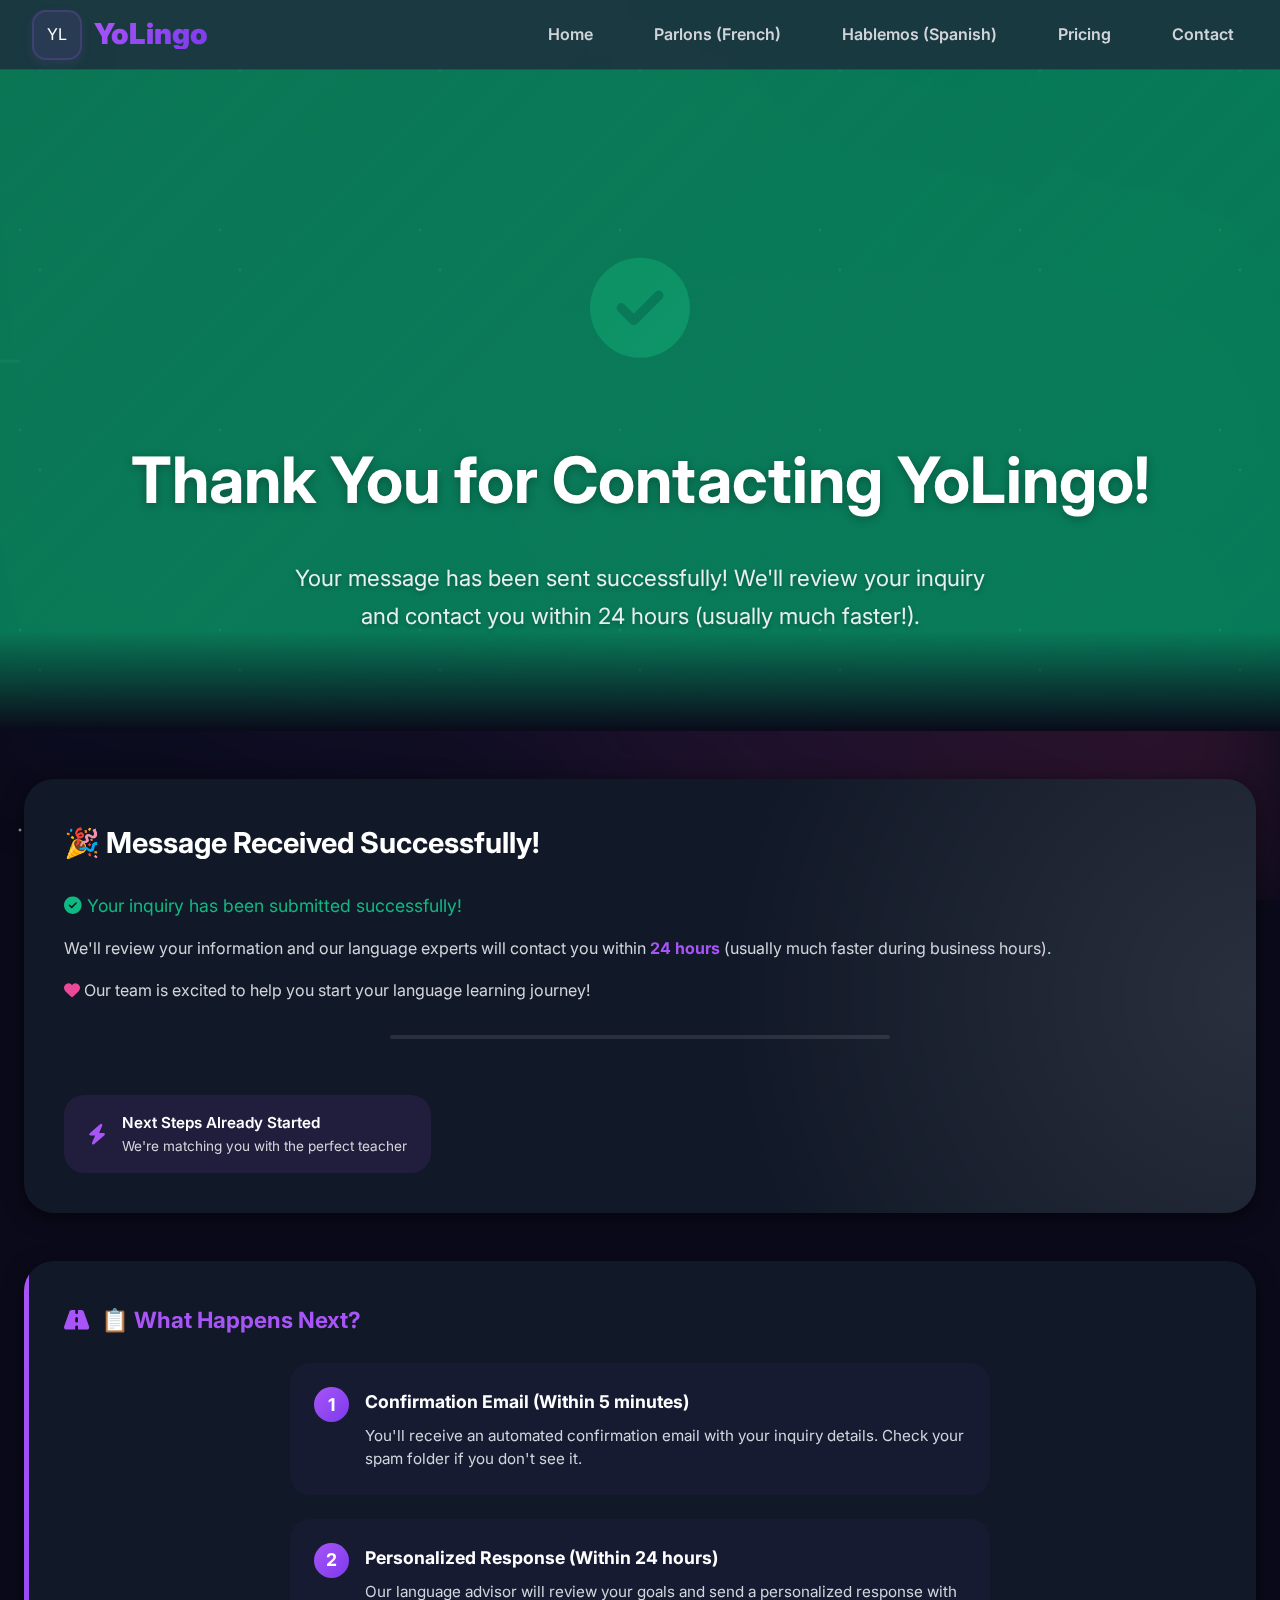
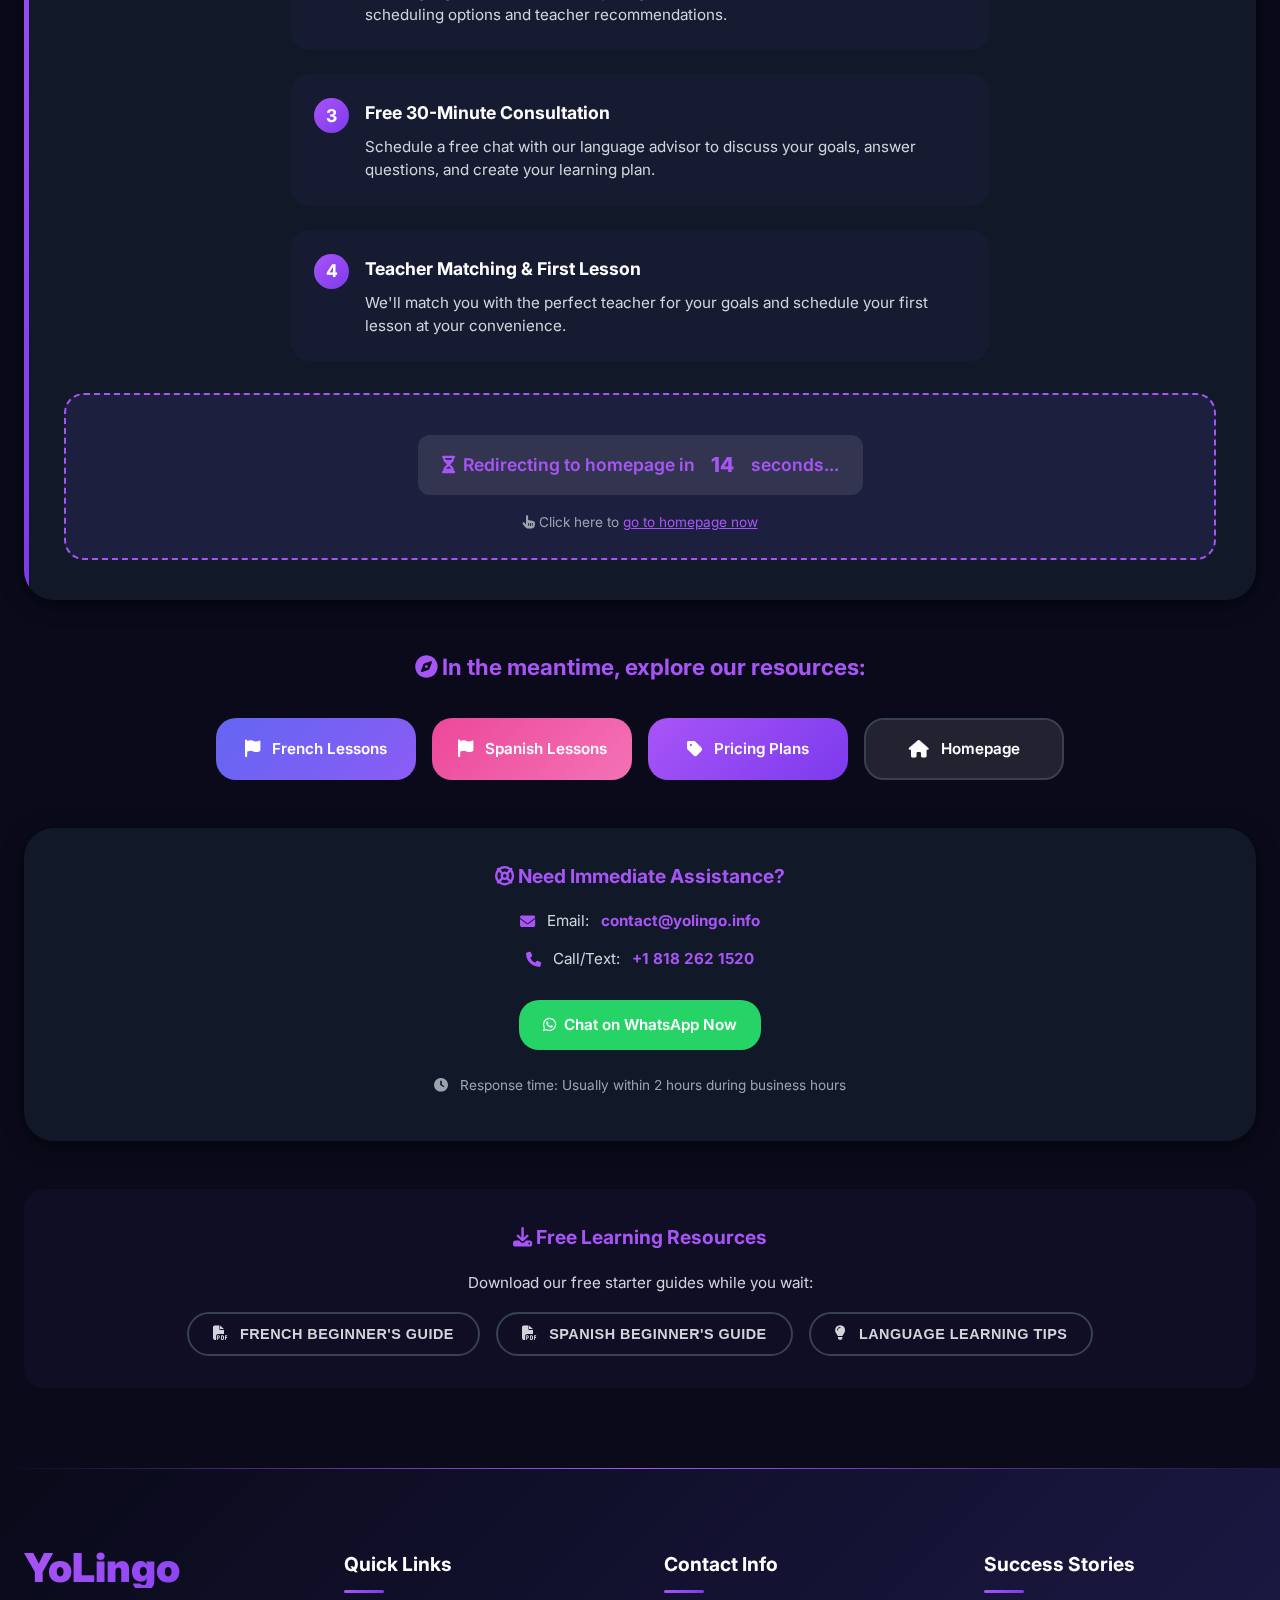
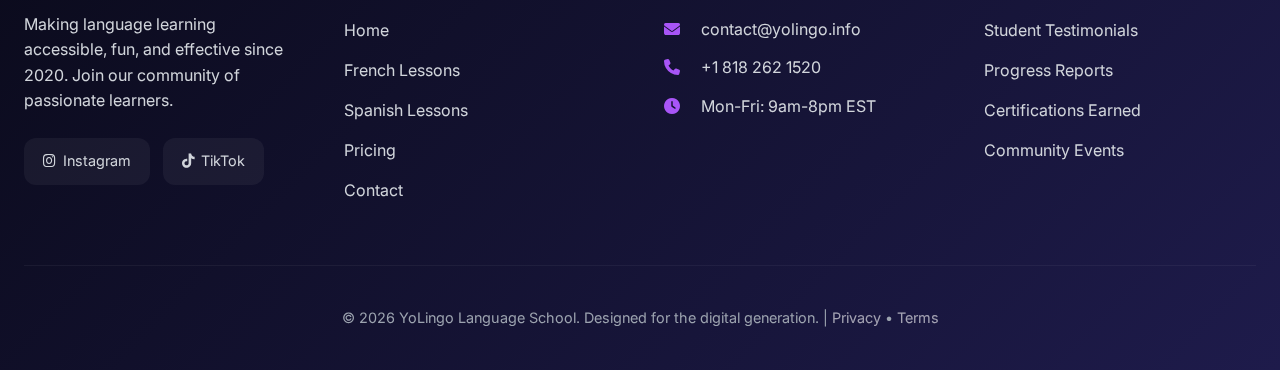
<file: thank-you.html>
<!DOCTYPE html>
<html lang="en">
<head>
    <meta charset="UTF-8">
    <meta name="viewport" content="width=device-width, initial-scale=1.0">
    <title>Thank You - YoLingo Language School</title>

    <!-- ===== FAVICON & SEO META TAGS ===== -->
    <link rel="apple-touch-icon" sizes="180x180" href="/apple-touch-icon.png">
    <link rel="icon" type="image/png" sizes="32x32" href="/favicon-32x32.png">
    <link rel="icon" type="image/png" sizes="16x16" href="/favicon-16x16.png">
    <link rel="icon" type="image/x-icon" href="/favicon.ico">
    <link rel="manifest" href="/site.webmanifest">
    <meta name="theme-color" content="#0a0a1a">
    
    <!-- SEO Meta Tags -->
    <meta name="description" content="Thank you for contacting YoLingo. Your message has been received and we'll contact you within 24 hours to start your language journey.">
    <meta name="keywords" content="thank you yolingo, message received, language learning consultation, french spanish lessons">
    <meta name="author" content="YoLingo Language School">
    
    <!-- ===== STYLES & FONTS ===== -->
    <link rel="stylesheet" href="style.css">
    <link rel="preconnect" href="https://fonts.googleapis.com">
    <link rel="preconnect" href="https://fonts.gstatic.com" crossorigin>
    <link href="https://fonts.googleapis.com/css2?family=Inter:wght@300;400;500;600;700;800;900&display=swap" rel="stylesheet">
    <link rel="stylesheet" href="https://cdnjs.cloudflare.com/ajax/libs/font-awesome/6.4.0/css/all.min.css">
    
    <style>
        .thank-you-header {
            padding: 12rem 0 6rem;
            text-align: center;
            color: white;
            position: relative;
            overflow: hidden;
            background: linear-gradient(135deg, rgba(16, 185, 129, 0.9) 0%, rgba(5, 150, 105, 0.9) 100%);
        }
        
        .thank-you-header::before {
            content: '';
            position: absolute;
            top: 0;
            left: 0;
            right: 0;
            bottom: 0;
            background: linear-gradient(135deg, rgba(0,0,0,0.3) 0%, rgba(0,0,0,0.1) 100%);
            z-index: 1;
        }
        
        .thank-you-header h1 {
            color: white;
            font-size: clamp(2.5rem, 6vw, 4rem);
            margin-bottom: 1.5rem;
            position: relative;
            z-index: 2;
            text-shadow: 0 2px 10px rgba(0,0,0,0.3);
        }
        
        .thank-you-header .subtitle {
            color: rgba(255, 255, 255, 0.9);
            font-size: clamp(1rem, 2vw, 1.4rem);
            max-width: 700px;
            margin: 0 auto;
            position: relative;
            z-index: 2;
            text-shadow: 0 2px 5px rgba(0,0,0,0.3);
        }
        
        .success-animation {
            font-size: 100px;
            color: var(--success);
            margin: 2rem 0;
            animation: bounce 1s infinite alternate, pulse 2s infinite;
        }
        
        @keyframes bounce {
            from { transform: translateY(0); }
            to { transform: translateY(-15px); }
        }
        
        @keyframes pulse {
            0%, 100% { opacity: 1; }
            50% { opacity: 0.8; }
        }
        
        .thank-you-message {
            background: var(--bg-secondary);
            padding: 2.5rem;
            border-radius: var(--radius-lg);
            margin: 3rem 0;
            box-shadow: var(--shadow-card);
            position: relative;
            overflow: hidden;
        }
        
        .thank-you-message::before {
            content: '';
            position: absolute;
            top: -50%;
            right: -50%;
            width: 100%;
            height: 200%;
            background: radial-gradient(circle, rgba(255, 255, 255, 0.1) 0%, transparent 70%);
            z-index: 1;
        }
        
        .thank-you-message h2 {
            color: var(--text-primary);
            margin-bottom: 1.5rem;
            position: relative;
            z-index: 2;
            font-size: 1.8rem;
        }
        
        .thank-you-message p {
            position: relative;
            z-index: 2;
            font-size: 1rem;
            line-height: 1.6;
            margin-bottom: 1rem;
            color: var(--text-secondary);
        }
        
        .next-steps {
            background: var(--bg-secondary);
            padding: 2.5rem;
            border-radius: var(--radius-lg);
            margin: 3rem 0;
            box-shadow: var(--shadow-card);
            position: relative;
            overflow: hidden;
        }
        
        .next-steps::before {
            content: '';
            position: absolute;
            top: 0;
            left: 0;
            width: 5px;
            height: 100%;
            background: var(--gradient-primary);
        }
        
        .next-steps h3 {
            color: var(--primary);
            margin-bottom: 1.5rem;
            font-size: 1.4rem;
            display: flex;
            align-items: center;
            gap: 0.75rem;
        }
        
        .steps-list {
            text-align: left;
            max-width: 700px;
            margin: 0 auto;
            padding-left: 0;
        }
        
        .step-item {
            margin-bottom: 1.5rem;
            padding: 1.5rem;
            background: rgba(123, 97, 255, 0.05);
            border-radius: var(--radius);
            display: flex;
            align-items: flex-start;
            gap: 1rem;
            transition: var(--transition);
        }
        
        .step-item:hover {
            transform: translateX(10px);
            background: rgba(123, 97, 255, 0.1);
        }
        
        .step-number {
            background: var(--gradient-primary);
            color: white;
            width: 35px;
            height: 35px;
            border-radius: 50%;
            display: flex;
            align-items: center;
            justify-content: center;
            font-weight: bold;
            font-size: 1.1rem;
            flex-shrink: 0;
        }
        
        .step-content h4 {
            margin-bottom: 0.5rem;
            color: var(--text-primary);
            font-size: 1.1rem;
        }
        
        .step-content p {
            color: var(--text-secondary);
            margin: 0;
            line-height: 1.5;
            font-size: 0.95rem;
        }
        
        .countdown-container {
            margin-top: 2rem;
            padding: 1.5rem;
            background: rgba(123, 97, 255, 0.1);
            border-radius: var(--radius);
            border: 2px dashed var(--primary);
            text-align: center;
        }
        
        .countdown {
            font-size: 1.1rem;
            color: var(--primary);
            font-weight: 600;
            margin-top: 1rem;
            display: inline-flex;
            align-items: center;
            gap: 0.5rem;
            padding: 0.75rem 1.5rem;
            background: rgba(255, 255, 255, 0.1);
            border-radius: var(--radius-sm);
        }
        
        .countdown-timer {
            font-size: 1.3rem;
            font-weight: 800;
            color: var(--primary);
            min-width: 40px;
            display: inline-block;
        }
        
        .resource-buttons {
            display: flex;
            flex-wrap: wrap;
            gap: 1rem;
            justify-content: center;
            margin: 2rem 0;
        }
        
        .resource-btn {
            padding: 1rem 1.5rem;
            border-radius: var(--radius);
            text-decoration: none;
            font-weight: 600;
            display: inline-flex;
            align-items: center;
            gap: 0.75rem;
            transition: var(--transition);
            min-width: 200px;
            justify-content: center;
            font-size: 0.95rem;
        }
        
        .resource-btn i {
            font-size: 1.1rem;
        }
        
        .contact-info-card {
            margin-top: 3rem;
            padding: 2rem;
            background: var(--bg-secondary);
            border-radius: var(--radius-lg);
            text-align: center;
            box-shadow: var(--shadow-card);
        }
        
        .contact-info-card p {
            margin-bottom: 0.75rem;
            display: flex;
            align-items: center;
            justify-content: center;
            gap: 0.75rem;
            color: var(--text-secondary);
            font-size: 0.95rem;
        }
        
        .contact-info-card strong {
            color: var(--primary);
        }
        
        .whatsapp-button {
            display: inline-flex;
            align-items: center;
            gap: 0.5rem;
            padding: 0.75rem 1.5rem;
            background: #25D366;
            color: white;
            text-decoration: none;
            border-radius: var(--radius);
            font-weight: 600;
            margin-top: 1rem;
            transition: var(--transition);
            font-size: 0.95rem;
        }
        
        .whatsapp-button:hover {
            transform: translateY(-3px);
            box-shadow: 0 5px 15px rgba(37, 211, 102, 0.3);
        }
        
        /* Progress bar animation */
        .progress-bar {
            height: 4px;
            background: rgba(255, 255, 255, 0.1);
            border-radius: 2px;
            margin: 2rem auto;
            max-width: 500px;
            overflow: hidden;
        }
        
        .progress-fill {
            height: 100%;
            background: var(--gradient-primary);
            width: 0%;
            animation: progressFill 10s linear forwards;
        }
        
        @keyframes progressFill {
            from { width: 0%; }
            to { width: 100%; }
        }
        
        .download-resources {
            margin-top: 3rem;
            padding: 2rem;
            background: rgba(123, 97, 255, 0.05);
            border-radius: var(--radius);
            text-align: center;
        }
        
        .download-resources h4 {
            color: var(--primary);
            margin-bottom: 1rem;
            font-size: 1.2rem;
        }
        
        .thank-you-header::after {
            content: '';
            position: absolute;
            bottom: 0;
            left: 0;
            right: 0;
            height: 100px;
            background: linear-gradient(to bottom, transparent, var(--bg-primary));
            z-index: 1;
        }
    </style>
</head>
<body>
    <!-- Galaxy Background -->
    <div class="galaxy-bg">
        <div class="stars"></div>
        <div class="nebula"></div>
        <div class="shooting-star"></div>
        <div class="shooting-star"></div>
        <div class="shooting-star"></div>
    </div>

    <!-- Navigation -->
    <nav id="mainNav">
        <div class="logo" onclick="window.location.href='index.html'">
            <div class="logo-image">
                <span>YL</span>
            </div>
            <div class="logo-text-container">
                <span>Yo</span><span>Lingo</span>
            </div>
        </div>
        
        <!-- Mobile Menu Button -->
        <button class="menu-toggle" id="menuToggle" aria-label="Toggle navigation menu">
            <i class="fas fa-bars"></i>
        </button>
        
        <!-- Navigation Links -->
        <div class="nav-links" id="navLinks">
            <a href="index.html">Home</a>
            <a href="parlons.html">Parlons (French)</a>
            <a href="hablemos.html">Hablemos (Spanish)</a>
            <a href="pricing.html">Pricing</a>
            <a href="contact.html">Contact</a>
        </div>
    </nav>
    
    <!-- Thank You Content -->
    <main>
        <header class="thank-you-header">
            <div class="container">
                <div class="success-animation">
                    <i class="fas fa-check-circle"></i>
                </div>
                <h1>Thank You for Contacting YoLingo!</h1>
                <p class="subtitle">Your message has been sent successfully! We'll review your inquiry and contact you within 24 hours (usually much faster!).</p>
            </div>
        </header>
        
        <div class="container">
            <div class="thank-you-message">
                <h2>🎉 Message Received Successfully!</h2>
                <p style="font-size: 1.1rem; margin: 1rem 0; color: var(--success);">
                    <i class="fas fa-check-circle"></i> Your inquiry has been submitted successfully!
                </p>
                <p>
                    We'll review your information and our language experts will contact you within <strong style="color: var(--primary);">24 hours</strong> (usually much faster during business hours).
                </p>
                <p>
                    <i class="fas fa-heart" style="color: #ec4899;"></i>
                    Our team is excited to help you start your language learning journey!
                </p>
                
                <!-- Progress bar -->
                <div class="progress-bar">
                    <div class="progress-fill"></div>
                </div>
                
                <div style="display: inline-flex; align-items: center; gap: 1rem; background: rgba(168, 85, 247, 0.1); padding: 1rem 1.5rem; border-radius: var(--radius); margin-top: 1.5rem; flex-wrap: wrap;">
                    <i class="fas fa-bolt" style="font-size: 1.3rem; color: var(--primary);"></i>
                    <div style="text-align: left;">
                        <p style="margin: 0; font-weight: 600; color: var(--text-primary); font-size: 0.95rem;">Next Steps Already Started</p>
                        <p style="margin: 0; font-size: 0.85rem; color: var(--text-secondary);">We're matching you with the perfect teacher</p>
                    </div>
                </div>
            </div>
            
            <div class="next-steps">
                <h3><i class="fas fa-road"></i> 📋 What Happens Next?</h3>
                
                <div class="steps-list">
                    <div class="step-item">
                        <div class="step-number">1</div>
                        <div class="step-content">
                            <h4>Confirmation Email (Within 5 minutes)</h4>
                            <p>You'll receive an automated confirmation email with your inquiry details. Check your spam folder if you don't see it.</p>
                        </div>
                    </div>
                    
                    <div class="step-item">
                        <div class="step-number">2</div>
                        <div class="step-content">
                            <h4>Personalized Response (Within 24 hours)</h4>
                            <p>Our language advisor will review your goals and send a personalized response with scheduling options and teacher recommendations.</p>
                        </div>
                    </div>
                    
                    <div class="step-item">
                        <div class="step-number">3</div>
                        <div class="step-content">
                            <h4>Free 30-Minute Consultation</h4>
                            <p>Schedule a free chat with our language advisor to discuss your goals, answer questions, and create your learning plan.</p>
                        </div>
                    </div>
                    
                    <div class="step-item">
                        <div class="step-number">4</div>
                        <div class="step-content">
                            <h4>Teacher Matching & First Lesson</h4>
                            <p>We'll match you with the perfect teacher for your goals and schedule your first lesson at your convenience.</p>
                        </div>
                    </div>
                </div>
                
                <div class="countdown-container">
                    <div class="countdown" id="countdown">
                        <i class="fas fa-hourglass-half"></i>
                        Redirecting to homepage in <span class="countdown-timer" id="timer">15</span> seconds...
                    </div>
                    <p style="margin-top: 1rem; color: var(--text-tertiary); font-size: 0.85rem;">
                        <i class="fas fa-hand-pointer"></i> Click here to <a href="index.html" style="color: var(--primary);">go to homepage now</a>
                    </p>
                </div>
            </div>
            
            <div style="margin: 3rem 0; text-align: center;">
                <h3 style="color: var(--primary); margin-bottom: 1.5rem; font-size: 1.4rem;">
                    <i class="fas fa-compass"></i> In the meantime, explore our resources:
                </h3>
                <div class="resource-buttons">
                    <a href="parlons.html" class="resource-btn" style="background: var(--gradient-french); color: white;">
                        <i class="fas fa-flag"></i> French Lessons
                    </a>
                    <a href="hablemos.html" class="resource-btn" style="background: var(--gradient-spanish); color: white;">
                        <i class="fas fa-flag"></i> Spanish Lessons
                    </a>
                    <a href="pricing.html" class="resource-btn" style="background: var(--gradient-primary); color: white;">
                        <i class="fas fa-tag"></i> Pricing Plans
                    </a>
                    <a href="index.html" class="resource-btn" style="background: rgba(255, 255, 255, 0.1); color: var(--text-primary); border: 2px solid var(--border);">
                        <i class="fas fa-home"></i> Homepage
                    </a>
                </div>
            </div>
            
            <div class="contact-info-card">
                <h4 style="color: var(--primary); margin-bottom: 1rem; font-size: 1.2rem;">
                    <i class="fas fa-life-ring"></i> Need Immediate Assistance?
                </h4>
                
                <p>
                    <i class="fas fa-envelope" style="color: var(--primary);"></i> 
                    Email: <strong>contact@yolingo.info</strong>
                </p>
                <p>
                    <i class="fas fa-phone" style="color: var(--primary);"></i> 
                    Call/Text: <strong>+1 818 262 1520</strong>
                </p>
                
                <a href="https://wa.me/18182621520" class="whatsapp-button" target="_blank">
                    <i class="fab fa-whatsapp"></i>
                    Chat on WhatsApp Now
                </a>
                
                <p style="margin-top: 1.5rem; font-size: 0.85rem; color: var(--text-tertiary);">
                    <i class="fas fa-clock"></i> Response time: Usually within 2 hours during business hours
                </p>
            </div>
            
            <!-- Downloadable Resources -->
            <div class="download-resources">
                <h4 style="color: var(--primary); margin-bottom: 1rem;">
                    <i class="fas fa-download"></i> Free Learning Resources
                </h4>
                <p style="color: var(--text-secondary); margin-bottom: 1rem; font-size: 0.95rem;">
                    Download our free starter guides while you wait:
                </p>
                <div style="display: flex; gap: 1rem; justify-content: center; flex-wrap: wrap;">
                    <button onclick="downloadResource('french_guide')" class="btn btn-outline" style="padding: 0.75rem 1.5rem; font-size: 0.9rem;">
                        <i class="fas fa-file-pdf"></i> French Beginner's Guide
                    </button>
                    <button onclick="downloadResource('spanish_guide')" class="btn btn-outline" style="padding: 0.75rem 1.5rem; font-size: 0.9rem;">
                        <i class="fas fa-file-pdf"></i> Spanish Beginner's Guide
                    </button>
                    <button onclick="downloadResource('learning_tips')" class="btn btn-outline" style="padding: 0.75rem 1.5rem; font-size: 0.9rem;">
                        <i class="fas fa-lightbulb"></i> Language Learning Tips
                    </button>
                </div>
            </div>
        </div>
    </main>

    <!-- Footer -->
    <footer>
        <div class="container">
            <div class="footer-content">
                <div class="footer-section">
                    <div class="logo-text-container" style="font-size: 2.5rem; margin-bottom: 1.5rem;">
                        <span>Yo</span><span>Lingo</span>
                    </div>
                    <p>Making language learning accessible, fun, and effective since 2020. Join our community of passionate learners.</p>
                    <div class="social-links">
                        <a href="#" aria-label="Follow YoLingo on Instagram">
                            <i class="fab fa-instagram"></i> Instagram
                        </a>
                        <a href="#" aria-label="Follow YoLingo on TikTok">
                            <i class="fab fa-tiktok"></i> TikTok
                        </a>
                    </div>
                </div>
                
                <div class="footer-section">
                    <h4>Quick Links</h4>
                    <a href="index.html">Home</a>
                    <a href="parlons.html">French Lessons</a>
                    <a href="hablemos.html">Spanish Lessons</a>
                    <a href="pricing.html">Pricing</a>
                    <a href="contact.html">Contact</a>
                </div>
                
                <div class="footer-section">
                    <h4>Contact Info</h4>
                    <p><i class="fas fa-envelope"></i> contact@yolingo.info</p>
                    <p><i class="fas fa-phone"></i> +1 818 262 1520</p>
                    <p><i class="fas fa-clock"></i> Mon-Fri: 9am-8pm EST</p>
                </div>
                
                <div class="footer-section">
                    <h4>Success Stories</h4>
                    <a href="#testimonials">Student Testimonials</a>
                    <a href="#progress">Progress Reports</a>
                    <a href="#certifications">Certifications Earned</a>
                    <a href="#community">Community Events</a>
                </div>
            </div>
            
            <div class="footer-bottom">
                <p>&copy; 2026 YoLingo Language School. Designed for the digital generation. | 
                    <a href="#">Privacy</a> • 
                    <a href="#">Terms</a>
                </p>
            </div>
        </div>
    </footer>

    <!-- JavaScript -->
    <script>
        // ===== MOBILE NAVIGATION =====
        const menuToggle = document.getElementById('menuToggle');
        const navLinks = document.getElementById('navLinks');
        const navItems = document.querySelectorAll('.nav-links a');
        
        // Toggle mobile menu
        function toggleMobileMenu() {
            navLinks.classList.toggle('active');
            menuToggle.classList.toggle('active');
            
            // Update icon
            const icon = menuToggle.querySelector('i');
            if (navLinks.classList.contains('active')) {
                icon.classList.remove('fa-bars');
                icon.classList.add('fa-times');
                document.body.style.overflow = 'hidden';
            } else {
                icon.classList.remove('fa-times');
                icon.classList.add('fa-bars');
                document.body.style.overflow = '';
            }
        }
        
        // Close menu when clicking a link
        navItems.forEach(item => {
            item.addEventListener('click', () => {
                navLinks.classList.remove('active');
                menuToggle.classList.remove('active');
                menuToggle.querySelector('i').classList.remove('fa-times');
                menuToggle.querySelector('i').classList.add('fa-bars');
                document.body.style.overflow = '';
            });
        });
        
        // Close menu when clicking outside
        document.addEventListener('click', (e) => {
            if (!navLinks.contains(e.target) && !menuToggle.contains(e.target)) {
                navLinks.classList.remove('active');
                menuToggle.classList.remove('active');
                menuToggle.querySelector('i').classList.remove('fa-times');
                menuToggle.querySelector('i').classList.add('fa-bars');
                document.body.style.overflow = '';
            }
        });
        
        // ===== NAVBAR SCROLL EFFECT =====
        const navbar = document.getElementById('mainNav');
        
        window.addEventListener('scroll', () => {
            if (window.scrollY > 50) {
                navbar.classList.add('scrolled');
            } else {
                navbar.classList.remove('scrolled');
            }
        });
        
        // ===== COUNTDOWN TIMER =====
        let countdownTime = 15;
        const countdownElement = document.getElementById('timer');
        let countdownInterval;
        
        function startCountdown() {
            countdownInterval = setInterval(() => {
                countdownTime--;
                countdownElement.textContent = countdownTime;
                
                if (countdownTime <= 0) {
                    clearInterval(countdownInterval);
                    window.location.href = 'index.html';
                }
            }, 1000);
        }
        
        // ===== RESOURCE DOWNLOAD =====
        function downloadResource(type) {
            const resources = {
                'french_guide': 'https://example.com/french-beginners-guide.pdf',
                'spanish_guide': 'https://example.com/spanish-beginners-guide.pdf',
                'learning_tips': 'https://example.com/language-learning-tips.pdf'
            };
            
            // Create temporary download link
            const link = document.createElement('a');
            link.href = resources[type] || '#';
            link.target = '_blank';
            link.download = `${type}_yolingo.pdf`;
            document.body.appendChild(link);
            link.click();
            document.body.removeChild(link);
            
            // Show success message
            alert('Your download has started! Check your downloads folder.');
        }
        
        // ===== INITIALIZATION =====
        window.addEventListener('DOMContentLoaded', () => {
            // Event listeners
            menuToggle.addEventListener('click', toggleMobileMenu);
            
            // Close mobile menu on escape key
            document.addEventListener('keydown', (e) => {
                if (e.key === 'Escape' && navLinks.classList.contains('active')) {
                    toggleMobileMenu();
                }
            });
            
            // Start countdown
            startCountdown();
            
            // Pause countdown on hover
            const countdownContainer = document.querySelector('.countdown-container');
            if (countdownContainer) {
                countdownContainer.addEventListener('mouseenter', () => {
                    clearInterval(countdownInterval);
                });
                
                countdownContainer.addEventListener('mouseleave', () => {
                    startCountdown();
                });
            }
        });
    </script>
</body>
</html>
</file>
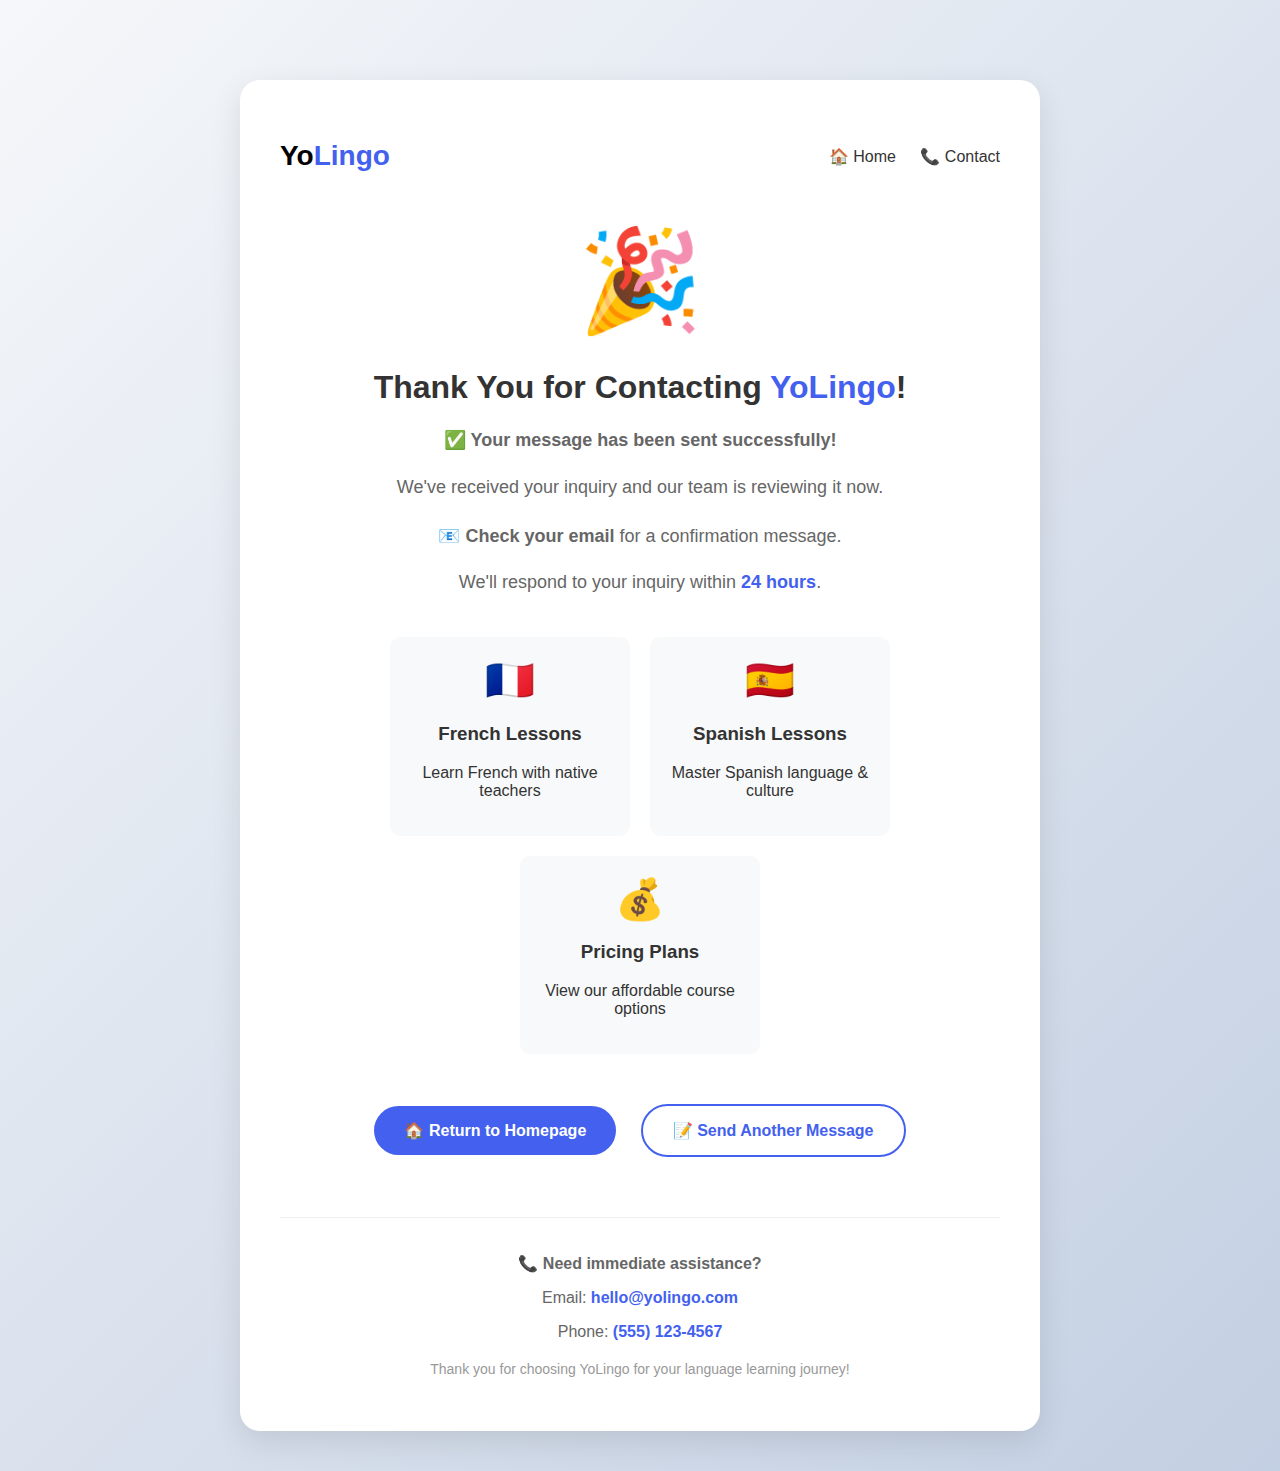
<file: thankyou.html>
<!DOCTYPE html>
<html>
<head>
    <title>Thank You - YoLingo</title>
    <style>
        body {
            font-family: Arial, sans-serif;
            max-width: 800px;
            margin: 0 auto;
            padding: 40px 20px;
            text-align: center;
            background: linear-gradient(135deg, #f5f7fa 0%, #c3cfe2 100%);
            min-height: 100vh;
        }
        
        .container {
            background: white;
            padding: 40px;
            border-radius: 20px;
            box-shadow: 0 10px 30px rgba(0,0,0,0.1);
            margin-top: 40px;
        }
        
        nav {
            display: flex;
            justify-content: space-between;
            align-items: center;
            padding: 20px 0;
        }
        
        .logo {
            font-size: 28px;
            font-weight: bold;
            font-family: 'Montserrat', sans-serif;
        }
        
        .nav-links a {
            margin-left: 20px;
            text-decoration: none;
            color: #333;
            font-weight: 500;
        }
        
        .nav-links a:hover {
            color: #4361ee;
        }
        
        .success-icon {
            font-size: 100px;
            color: #2ecc71;
            margin: 30px 0;
            animation: bounce 1s infinite alternate;
        }
        
        @keyframes bounce {
            from { transform: translateY(0); }
            to { transform: translateY(-10px); }
        }
        
        h1 {
            color: #333;
            margin-bottom: 20px;
        }
        
        .message {
            font-size: 18px;
            color: #666;
            margin: 20px 0;
            line-height: 1.6;
        }
        
        .highlight {
            color: #4361ee;
            font-weight: bold;
        }
        
        .options {
            display: flex;
            justify-content: center;
            gap: 20px;
            margin: 40px 0;
            flex-wrap: wrap;
        }
        
        .option-card {
            background: #f8f9fa;
            padding: 20px;
            border-radius: 10px;
            width: 200px;
            text-decoration: none;
            color: #333;
            transition: transform 0.3s;
        }
        
        .option-card:hover {
            transform: translateY(-5px);
            box-shadow: 0 5px 15px rgba(0,0,0,0.1);
        }
        
        .option-icon {
            font-size: 40px;
            margin-bottom: 10px;
        }
        
        .buttons {
            margin-top: 40px;
        }
        
        .btn {
            display: inline-block;
            background: #4361ee;
            color: white;
            padding: 15px 30px;
            text-decoration: none;
            border-radius: 50px;
            font-weight: 600;
            margin: 10px;
            transition: all 0.3s;
            border: none;
            cursor: pointer;
            font-size: 16px;
        }
        
        .btn:hover {
            background: #3a56d4;
            transform: translateY(-3px);
            box-shadow: 0 10px 20px rgba(0,0,0,0.2);
        }
        
        .btn-secondary {
            background: transparent;
            border: 2px solid #4361ee;
            color: #4361ee;
        }
        
        .btn-secondary:hover {
            background: rgba(67, 97, 238, 0.1);
        }
        
        .contact-info {
            margin-top: 50px;
            padding-top: 20px;
            border-top: 1px solid #eee;
            color: #666;
        }
        
        @media (max-width: 600px) {
            .container {
                padding: 20px;
            }
            
            nav {
                flex-direction: column;
                text-align: center;
                gap: 20px;
            }
            
            .options {
                flex-direction: column;
                align-items: center;
            }
            
            .option-card {
                width: 100%;
                max-width: 300px;
            }
        }
    </style>
</head>
<body>
    <div class="container">
        <nav>
            <div class="logo">Yo<span style="color:#4361ee">Lingo</span></div>
            <div class="nav-links">
                <a href="index.html">🏠 Home</a>
                <a href="contact.html">📞 Contact</a>
            </div>
        </nav>
        
        <div class="success-icon">🎉</div>
        
        <h1>Thank You for Contacting <span class="highlight">YoLingo</span>!</h1>
        
        <div class="message">
            <p>✅ <strong>Your message has been sent successfully!</strong></p>
            <p>We've received your inquiry and our team is reviewing it now.</p>
        </div>
        
        <div class="message">
            <p>📧 <strong>Check your email</strong> for a confirmation message.</p>
            <p>We'll respond to your inquiry within <span class="highlight">24 hours</span>.</p>
        </div>
        
        <div class="options">
            <a href="parlons.html" class="option-card">
                <div class="option-icon">🇫🇷</div>
                <h3>French Lessons</h3>
                <p>Learn French with native teachers</p>
            </a>
            
            <a href="hablemos.html" class="option-card">
                <div class="option-icon">🇪🇸</div>
                <h3>Spanish Lessons</h3>
                <p>Master Spanish language & culture</p>
            </a>
            
            <a href="pricing.html" class="option-card">
                <div class="option-icon">💰</div>
                <h3>Pricing Plans</h3>
                <p>View our affordable course options</p>
            </a>
        </div>
        
        <div class="buttons">
            <a href="index.html" class="btn">🏠 Return to Homepage</a>
            <a href="contact.html" class="btn btn-secondary">📝 Send Another Message</a>
        </div>
        
        <div class="contact-info">
            <p>📞 <strong>Need immediate assistance?</strong></p>
            <p>Email: <span class="highlight">hello@yolingo.com</span></p>
            <p>Phone: <span class="highlight">(555) 123-4567</span></p>
            <p style="margin-top: 20px; font-size: 14px; color: #999;">
                Thank you for choosing YoLingo for your language learning journey!
            </p>
        </div>
    </div>
</body>
</html>
</file>
<file: style.css>
/* ===== YOLINGO DARK MODERN THEME - GALAXY DESIGN ===== */

/* Reset & Base */
* {
    margin: 0;
    padding: 0;
    box-sizing: border-box;
}

:root {
    /* Modern Dark Purple Theme - Galaxy Inspired */
    --primary: #a855f7;          /* Brighter purple for youth */
    --primary-light: #c084fc;
    --primary-dark: #9333ea;
    --secondary: #7c3aed;        /* Deep purple */
    --accent: #ec4899;           /* Pink accent for energy */
    
    /* Galaxy Colors */
    --galaxy-blue: #6366f1;
    --galaxy-purple: #8b5cf6;
    --galaxy-pink: #ec4899;
    --galaxy-deep: #1e1b4b;
    --galaxy-star: #ffffff;
    
    /* Status Colors */
    --success: #10b981;          /* Green */
    --error: #ef4444;            /* Red */
    --warning: #f59e0b;          /* Orange */
    --info: #3b82f6;            /* Blue */
    
    /* Dark Backgrounds - Galaxy Theme */
    --bg-primary: #0a0a1a;       /* Deep space blue-black */
    --bg-secondary: #111827;     /* Galaxy card backgrounds */
    --bg-tertiary: #1f2937;      /* Interactive elements */
    --bg-glass: rgba(30, 41, 59, 0.8); /* Glass effect with galaxy tint */
    
    /* Text Colors - Star-like brightness */
    --text-primary: #ffffff;
    --text-secondary: #d1d5db;   /* Light gray with blue tint */
    --text-tertiary: #9ca3af;
    --border: #374151;
    
    /* Gradient Colors - Galaxy inspired */
    --gradient-primary: linear-gradient(135deg, #a855f7 0%, #7c3aed 100%);
    --gradient-galaxy: linear-gradient(135deg, #0a0a1a 0%, #1e1b4b 50%, #312e81 100%);
    --gradient-french: linear-gradient(135deg, #6366f1 0%, #8b5cf6 100%);
    --gradient-spanish: linear-gradient(135deg, #ec4899 0%, #f472b6 100%);
    --gradient-glow: linear-gradient(135deg, rgba(168, 85, 247, 0.1), rgba(124, 58, 237, 0.1));
    --gradient-star: linear-gradient(135deg, rgba(255, 255, 255, 0.8), rgba(255, 255, 255, 0.3));
    
    /* Shadows & Effects */
    --shadow: 0 8px 30px rgba(0, 0, 0, 0.4);
    --shadow-hover: 0 15px 40px rgba(168, 85, 247, 0.3);
    --shadow-glow: 0 0 40px rgba(168, 85, 247, 0.4);
    --shadow-card: 0 4px 20px rgba(0, 0, 0, 0.5);
    --shadow-galaxy: 0 0 60px rgba(99, 102, 241, 0.2);
    
    /* Consistent Sizing */
    --radius: 20px;
    --radius-sm: 12px;
    --radius-lg: 30px;
    --transition: all 0.4s cubic-bezier(0.175, 0.885, 0.32, 1.275);
    --transition-fast: all 0.2s ease;
    
    /* Container Sizes */
    --container-sm: 100%;
    --container-md: 100%;
    --container-lg: 1140px;
    --container-xl: 1320px;
}

/* Galaxy Background */
body {
    font-family: 'Inter', -apple-system, BlinkMacSystemFont, 'Segoe UI', Roboto, sans-serif;
    line-height: 1.7;
    color: var(--text-primary);
    background: var(--bg-primary);
    min-height: 100vh;
    overflow-x: hidden;
    -webkit-font-smoothing: antialiased;
    -moz-osx-font-smoothing: grayscale;
    position: relative;
}

/* Galaxy Stars Background */
.galaxy-bg {
    position: fixed;
    top: 0;
    left: 0;
    width: 100%;
    height: 100%;
    z-index: -1;
    pointer-events: none;
    overflow: hidden;
}

.stars {
    position: absolute;
    width: 100%;
    height: 100%;
    background: 
        radial-gradient(2px 2px at 20px 30px, #eee, rgba(0,0,0,0)),
        radial-gradient(2px 2px at 40px 70px, #fff, rgba(0,0,0,0)),
        radial-gradient(1px 1px at 90px 40px, #ddd, rgba(0,0,0,0)),
        radial-gradient(1px 1px at 130px 80px, #fff, rgba(0,0,0,0));
    background-repeat: repeat;
    background-size: 200px 200px;
    animation: twinkle 4s infinite alternate;
}

@keyframes twinkle {
    0%, 100% { opacity: 0.8; }
    50% { opacity: 1; }
}

/* Nebula Effects */
.nebula {
    position: absolute;
    width: 100%;
    height: 100%;
    background: 
        radial-gradient(circle at 10% 20%, rgba(99, 102, 241, 0.15) 0%, transparent 50%),
        radial-gradient(circle at 90% 80%, rgba(236, 72, 153, 0.15) 0%, transparent 50%),
        radial-gradient(circle at 50% 50%, rgba(168, 85, 247, 0.1) 0%, transparent 70%);
    filter: blur(40px);
    animation: nebulaFloat 20s infinite alternate ease-in-out;
}

@keyframes nebulaFloat {
    0% { transform: translate(0, 0) scale(1); }
    50% { transform: translate(-10px, 10px) scale(1.05); }
    100% { transform: translate(10px, -10px) scale(1); }
}

/* Shooting Stars */
.shooting-star {
    position: absolute;
    width: 120px;
    height: 2px;
    background: linear-gradient(90deg, transparent, rgba(255, 255, 255, 0.8));
    border-radius: 2px;
    filter: blur(1px);
    animation: shootingStar 5s linear infinite;
}

.shooting-star:nth-child(1) {
    top: 20%;
    left: -100px;
    animation-delay: 0s;
}

.shooting-star:nth-child(2) {
    top: 60%;
    left: -100px;
    animation-delay: 2s;
}

.shooting-star:nth-child(3) {
    top: 40%;
    left: -100px;
    animation-delay: 4s;
}

@keyframes shootingStar {
    0% {
        transform: translateX(0) translateY(0) rotate(45deg);
        opacity: 0;
    }
    10% {
        opacity: 1;
    }
    90% {
        opacity: 1;
    }
    100% {
        transform: translateX(100vw) translateY(-100px) rotate(45deg);
        opacity: 0;
    }
}

/* Base Styles */
html {
    scroll-behavior: smooth;
    font-size: 16px;
}

/* ===== IMPROVED CONTAINER SYSTEM ===== */
.container {
    width: 100%;
    margin: 0 auto;
    padding: 0 1.5rem;
    max-width: var(--container-xl);
}

/* ===== MODERN NAVIGATION WITH GALAXY EFFECT ===== */
nav {
    display: flex;
    justify-content: space-between;
    align-items: center;
    padding: 0.8rem 2rem; /* Reduced padding to make nav bar smaller */
    background: var(--bg-glass);
    backdrop-filter: blur(20px);
    -webkit-backdrop-filter: blur(20px);
    position: fixed;
    top: 0;
    left: 0;
    right: 0;
    z-index: 1000;
    border-bottom: 1px solid rgba(255, 255, 255, 0.1);
    transition: var(--transition);
    height: 70px; /* Fixed height for consistency */
}

nav.scrolled {
    padding: 0.5rem 2rem; /* Reduced scrolled padding */
    background: rgba(10, 10, 26, 0.95);
    box-shadow: 0 5px 20px rgba(0, 0, 0, 0.5);
    border-bottom: 1px solid rgba(168, 85, 247, 0.2);
    height: 60px; /* Slightly smaller when scrolled */
}

.logo {
    display: flex;
    align-items: center;
    gap: 12px; /* Reduced gap */
    cursor: pointer;
    text-decoration: none;
    transition: var(--transition);
}

.logo:hover {
    transform: translateY(-3px);
}

/* ===== OPTIMIZED LOGO STYLES ===== */
.logo-image {
    width: 50px; /* Smaller logo */
    height: 50px; /* Smaller logo */
    border-radius: 14px;
    display: flex;
    align-items: center;
    justify-content: center;
    transition: var(--transition);
    background: rgba(168, 85, 247, 0.1);
    border: 2px solid rgba(168, 85, 247, 0.2);
    box-shadow: 0 4px 12px rgba(168, 85, 247, 0.1);
}

.logo-image img {
    height: 36px; /* Smaller logo image */
    width: auto;
    display: block;
    transition: transform 0.3s ease;
    filter: drop-shadow(0 0 4px rgba(168, 85, 247, 0.3));
}

.logo:hover .logo-image {
    transform: rotate(-8deg) scale(1.1);
    background: rgba(168, 85, 247, 0.2);
    border-color: var(--primary-light);
    box-shadow: var(--shadow-glow);
}

.logo:hover .logo-image img {
    transform: scale(1.05);
    filter: drop-shadow(0 0 6px rgba(168, 85, 247, 0.5));
}

.logo-text-container {
    display: flex;
    font-family: 'Inter', sans-serif;
    font-weight: 900;
    font-size: 1.8rem; /* Smaller text */
    line-height: 1;
    background: var(--gradient-primary);
    -webkit-background-clip: text;
    background-clip: text;
    -webkit-text-fill-color: transparent;
    text-fill-color: transparent;
}

/* Mobile Menu Button */
.menu-toggle {
    display: none;
    background: var(--gradient-primary);
    border: none;
    width: 48px; /* Smaller button */
    height: 48px; /* Smaller button */
    border-radius: var(--radius-sm);
    cursor: pointer;
    color: white;
    font-size: 1.3rem;
    align-items: center;
    justify-content: center;
    transition: var(--transition);
    box-shadow: var(--shadow);
    z-index: 1001;
}

.menu-toggle:hover {
    transform: scale(1.1);
    box-shadow: var(--shadow-glow);
}

/* Navigation Links */
.nav-links {
    display: flex;
    gap: 2rem; /* Reduced gap */
    align-items: center;
}

.nav-links a {
    text-decoration: none;
    color: var(--text-secondary);
    font-weight: 600;
    font-size: 1rem; /* Slightly smaller font */
    padding: 0.4rem 0.9rem; /* Reduced padding */
    border-radius: 50px;
    transition: var(--transition);
    position: relative;
}

.nav-links a:hover {
    color: var(--text-primary);
    background: rgba(168, 85, 247, 0.15);
    transform: translateY(-2px);
    box-shadow: 0 4px 12px rgba(168, 85, 247, 0.2);
}

.nav-links a.active {
    color: var(--text-primary);
    background: var(--gradient-primary);
    box-shadow: 0 4px 15px rgba(168, 85, 247, 0.3);
}

.nav-links a.active:hover {
    transform: translateY(-2px) scale(1.05);
    box-shadow: 0 6px 20px rgba(168, 85, 247, 0.4);
}

/* ===== HERO SECTION - GALAXY DESIGN ===== */
.hero {
    padding: 9rem 0 5rem; /* Reduced padding */
    position: relative;
    overflow: hidden;
}

.hero-content {
    max-width: 1200px;
    margin: 0 auto;
    text-align: center;
    position: relative;
    z-index: 2;
}

.hero h1 {
    font-size: clamp(2.5rem, 7vw, 4rem); /* Slightly smaller */
    margin-bottom: 1.5rem; /* Reduced margin */
    line-height: 1.1;
    font-weight: 900;
    background: linear-gradient(135deg, #ffffff 0%, #c084fc 100%);
    -webkit-background-clip: text;
    background-clip: text;
    -webkit-text-fill-color: transparent;
    text-fill-color: transparent;
    text-shadow: 0 0 30px rgba(168, 85, 247, 0.3);
}

.hero .highlight {
    background: var(--gradient-primary);
    -webkit-background-clip: text;
    background-clip: text;
    -webkit-text-fill-color: transparent;
    text-fill-color: transparent;
    position: relative;
}

.hero-subtitle {
    font-size: clamp(1.1rem, 2.5vw, 1.6rem); /* Slightly smaller */
    color: var(--text-secondary);
    margin-bottom: 3rem; /* Reduced margin */
    max-width: 700px;
    margin-left: auto;
    margin-right: auto;
    line-height: 1.6;
    font-weight: 400;
}

/* ===== LANGUAGE CARDS - OPTIMIZED ===== */
.language-chooser {
    display: grid;
    grid-template-columns: repeat(auto-fit, minmax(320px, 1fr));
    gap: 2.5rem; /* Reduced gap */
    margin: 3rem 0; /* Reduced margin */
    justify-items: center;
}

.language-card {
    width: 100%;
    max-width: 480px; /* Slightly smaller max-width */
    min-height: 480px; /* Reduced height */
    border-radius: var(--radius-lg);
    overflow: hidden;
    text-decoration: none;
    color: white;
    position: relative;
    transition: var(--transition);
    box-shadow: var(--shadow-card);
    background: linear-gradient(135deg, rgba(0,0,0,0.7) 0%, rgba(0,0,0,0.4) 100%);
}

.language-card::before {
    content: '';
    position: absolute;
    top: 0;
    left: 0;
    right: 0;
    bottom: 0;
    background: var(--gradient-french);
    opacity: 0.9;
    z-index: 1;
    transition: var(--transition);
}

.language-card.spanish-card::before {
    background: var(--gradient-spanish);
}

.language-card:hover {
    transform: translateY(-12px) scale(1.02);
    box-shadow: var(--shadow-hover), var(--shadow-galaxy);
}

.language-card:hover::before {
    opacity: 1;
}

.card-content {
    position: relative;
    z-index: 2;
    padding: 2rem; /* Reduced padding */
    height: 100%;
    display: flex;
    flex-direction: column;
    justify-content: space-between;
}

.card-header {
    margin-bottom: 1.5rem; /* Reduced margin */
}

.card-header h2 {
    font-size: 2rem; /* Smaller heading */
    margin-bottom: 0.8rem; /* Reduced margin */
    font-weight: 800;
    text-shadow: 0 2px 10px rgba(0, 0, 0, 0.3);
}

.card-header p {
    font-size: 1rem; /* Slightly smaller */
    opacity: 0.95;
    line-height: 1.5;
    margin-bottom: 0.5rem;
}

.card-features {
    list-style: none;
    margin: 1rem 0; /* Reduced margin */
    flex-grow: 1;
}

.card-features li {
    margin-bottom: 0.6rem; /* Reduced margin */
    padding-left: 1.8rem; /* Reduced padding */
    position: relative;
    font-size: 0.9rem; /* Slightly smaller */
    line-height: 1.4;
    font-weight: 500;
}

.card-features li::before {
    content: "->";
    position: absolute;
    left: 0;
    font-size: 0.9rem; /* Smaller */
}

.start-link {
    display: inline-flex;
    align-items: center;
    gap: 0.8rem; /* Reduced gap */
    margin-top: auto;
    font-weight: 700;
    font-size: 1rem; /* Smaller font */
    text-decoration: none;
    color: white;
    background: rgba(255, 255, 255, 0.2);
    padding: 0.9rem 1.8rem; /* Reduced padding */
    border-radius: 50px;
    transition: var(--transition);
    backdrop-filter: blur(10px);
    border: 2px solid rgba(255, 255, 255, 0.3);
    justify-content: center;
}

.start-link:hover {
    background: rgba(255, 255, 255, 0.3);
    transform: translateX(8px);
    box-shadow: 0 8px 25px rgba(255, 255, 255, 0.2);
}

.start-link i {
    font-size: 1rem; /* Smaller icon */
    transition: var(--transition);
}

.start-link:hover i {
    transform: translateX(5px);
}

/* ===== PRICING PLANS - FIXED FOR SIDE BY SIDE (CORRECT WRAPPER) ===== */

/* Section itself should NOT be the grid, because it only contains .container */
.pricing-plans {
    display: block;
    margin: 3rem 0; /* keep spacing */
}

/* The grid must be on the container because it holds the 3 plan cards */
.pricing-plans > .container {
    display: grid;
    grid-template-columns: repeat(3, minmax(0, 1fr));
    gap: 2rem;
    align-items: stretch;
}

/* 2 columns on medium screens */
@media screen and (max-width: 1100px) {
    .pricing-plans > .container {
        grid-template-columns: repeat(2, minmax(0, 1fr));
    }
}

/* 1 column on mobile */
@media screen and (max-width: 767px) {
    .pricing-plans > .container {
        grid-template-columns: 1fr;
    }
}

/* === Plan card styling (your same styles, kept) === */
.plan {
    background: var(--bg-secondary);
    border-radius: var(--radius-lg);
    padding: 2.5rem 1.8rem;
    position: relative;
    transition: var(--transition);
    border: 2px solid rgba(255, 255, 255, 0.05);
    box-shadow: var(--shadow-card);
    display: flex;
    flex-direction: column;
    height: 100%;
    min-height: 600px;
}

.plan:hover {
    transform: translateY(-12px);
    box-shadow: var(--shadow-hover), var(--shadow-galaxy);
    border-color: rgba(168, 85, 247, 0.3);
}

.plan.popular {
    border-color: var(--primary);
    background: linear-gradient(145deg, var(--bg-secondary), #1e1b4b);
}

.plan.popular:hover {
    transform: translateY(-12px);
}

.popular-badge {
    position: absolute;
    top: -12px;
    left: 50%;
    transform: translateX(-50%);
    background: var(--gradient-primary);
    color: white;
    padding: 0.6rem 1.5rem;
    border-radius: 30px;
    font-weight: 800;
    font-size: 0.8rem;
    letter-spacing: 1px;
    text-transform: uppercase;
    box-shadow: 0 5px 15px rgba(168, 85, 247, 0.4);
    white-space: nowrap;
    z-index: 2;
}

.plan-header {
    margin-bottom: 1.5rem;
    text-align: center;
}

.plan-header h3 {
    font-size: 1.6rem;
    color: var(--text-primary);
    margin-bottom: 0.8rem;
    font-weight: 800;
}

.plan-description {
    color: var(--text-secondary);
    font-size: 0.95rem;
    line-height: 1.6;
}

.plan-price {
    margin: 1.5rem 0;
    text-align: center;
}

.price {
    font-size: 3rem;
    font-weight: 900;
    color: var(--primary);
    line-height: 1;
    margin-bottom: 0.5rem;
    background: var(--gradient-primary);
    -webkit-background-clip: text;
    background-clip: text;
    -webkit-text-fill-color: transparent;
    text-fill-color: transparent;
}

.period {
    color: var(--text-tertiary);
    font-size: 0.95rem;
    font-weight: 500;
}

.plan-features {
    list-style: none;
    margin: 1.5rem 0;
    flex-grow: 1;
}

.plan-features li {
    margin-bottom: 0.8rem;
    padding-left: 1.8rem;
    position: relative;
    color: var(--text-secondary);
    line-height: 1.5;
    font-size: 0.9rem;
}

.plan-features li::before {
    content: "✓";
    position: absolute;
    left: 0;
    color: var(--primary);
    font-weight: bold;
    font-size: 1rem;
}

/* Keep button aligned at bottom */
.plan .btn {
    margin-top: auto;
    width: 100%;
    justify-content: center;
}


/* ===== MODERN BUTTONS WITH GALAXY EFFECT ===== */
.btn {
    padding: 1rem 2.5rem; /* Reduced padding */
    border-radius: 50px;
    text-decoration: none;
    font-weight: 700;
    display: inline-flex;
    align-items: center;
    justify-content: center;
    gap: 0.8rem; /* Reduced gap */
    transition: var(--transition);
    border: none;
    cursor: pointer;
    font-size: 0.9rem; /* Smaller font */
    position: relative;
    overflow: hidden;
    letter-spacing: 0.5px;
    text-transform: uppercase;
}

.btn::after {
    content: '';
    position: absolute;
    top: 50%;
    left: 50%;
    width: 0;
    height: 0;
    border-radius: 50%;
    background: rgba(255, 255, 255, 0.2);
    transform: translate(-50%, -50%);
    transition: width 0.6s, height 0.6s;
}

.btn:hover::after {
    width: 300px;
    height: 300px;
}

.btn-primary {
    background: var(--gradient-primary);
    color: white;
    box-shadow: 0 8px 25px rgba(168, 85, 247, 0.4);
}

.btn-primary:hover {
    transform: translateY(-5px) scale(1.05);
    box-shadow: var(--shadow-glow), 0 0 30px rgba(168, 85, 247, 0.5);
}

.btn-secondary {
    background: transparent;
    border: 2px solid var(--primary);
    color: var(--primary);
}

.btn-secondary:hover {
    background: var(--gradient-primary);
    color: white;
    transform: translateY(-5px);
    box-shadow: 0 8px 25px rgba(168, 85, 247, 0.3);
}

.btn-outline {
    background: transparent;
    border: 2px solid var(--border);
    color: var(--text-secondary);
}

.btn-outline:hover {
    border-color: var(--primary);
    color: var(--primary);
    transform: translateY(-3px);
    box-shadow: 0 5px 20px rgba(168, 85, 247, 0.2);
}

/* ===== FEATURE CARDS - GALAXY STYLE ===== */
.features-grid {
    display: grid;
    grid-template-columns: repeat(auto-fit, minmax(250px, 1fr)); /* Smaller min-width */
    gap: 1.8rem; /* Reduced gap */
    margin: 3rem 0; /* Reduced margin */
}

.feature {
    background: var(--bg-secondary);
    border-radius: var(--radius-lg);
    padding: 2rem 1.5rem; /* Reduced padding */
    text-align: center;
    transition: var(--transition);
    border: 1px solid rgba(255, 255, 255, 0.05);
    position: relative;
    overflow: hidden;
    box-shadow: var(--shadow-card);
}

.feature::before {
    content: '';
    position: absolute;
    top: 0;
    left: 0;
    right: 0;
    height: 4px; /* Thinner line */
    background: var(--gradient-primary);
    opacity: 0;
    transition: opacity 0.3s;
}

.feature:hover {
    transform: translateY(-12px); /* Reduced hover lift */
    box-shadow: var(--shadow-hover), var(--shadow-galaxy);
    border-color: rgba(168, 85, 247, 0.3);
}

.feature:hover::before {
    opacity: 1;
}

.feature-icon {
    font-size: 2.5rem; /* Smaller icon */
    margin-bottom: 1.2rem; /* Reduced margin */
    background: var(--gradient-primary);
    -webkit-background-clip: text;
    background-clip: text;
    -webkit-text-fill-color: transparent;
    text-fill-color: transparent;
    display: inline-block;
    transition: var(--transition);
}

.feature:hover .feature-icon {
    transform: scale(1.15) rotate(8deg); /* Reduced rotation */
}

.feature h3 {
    font-size: 1.3rem; /* Smaller font */
    margin-bottom: 0.8rem; /* Reduced margin */
    color: var(--text-primary);
    font-weight: 700;
}

.feature p {
    color: var(--text-secondary);
    line-height: 1.6;
    font-size: 0.95rem; /* Slightly smaller */
}

/* ===== STATS SECTION WITH GALAXY EFFECT ===== */
.stats-section {
    background: var(--gradient-galaxy);
    padding: 5rem 0; /* Reduced padding */
    margin: 5rem 0; /* Reduced margin */
    position: relative;
    overflow: hidden;
}

.stats-section::before {
    content: '';
    position: absolute;
    top: 0;
    left: 0;
    right: 0;
    bottom: 0;
    background: 
        radial-gradient(circle at 20% 30%, rgba(99, 102, 241, 0.2) 0%, transparent 50%),
        radial-gradient(circle at 80% 70%, rgba(236, 72, 153, 0.2) 0%, transparent 50%);
    animation: nebulaPulse 10s infinite alternate;
}

@keyframes nebulaPulse {
    0% { opacity: 0.5; }
    100% { opacity: 1; }
}

.stats-grid {
    display: grid;
    grid-template-columns: repeat(auto-fit, minmax(180px, 1fr)); /* Smaller min-width */
    gap: 2.5rem; /* Reduced gap */
    position: relative;
    z-index: 2;
}

.stat {
    text-align: center;
    padding: 1.8rem; /* Reduced padding */
}

.stat h3 {
    font-size: 3rem; /* Smaller font */
    margin-bottom: 0.8rem; /* Reduced margin */
    font-weight: 900;
    background: linear-gradient(135deg, #ffffff 0%, #c084fc 100%);
    -webkit-background-clip: text;
    background-clip: text;
    -webkit-text-fill-color: transparent;
    text-fill-color: transparent;
}

.stat p {
    font-size: 1.1rem; /* Slightly smaller */
    color: var(--text-secondary);
    font-weight: 600;
    text-transform: uppercase;
    letter-spacing: 1px;
}

/* ===== CTA SECTION ===== */
.cta-section {
    padding: 6rem 0; /* Reduced padding */
    text-align: center;
    position: relative;
    overflow: hidden;
}

.cta-section::before {
    content: '';
    position: absolute;
    top: 50%;
    left: 50%;
    transform: translate(-50%, -50%);
    width: 100%;
    height: 100%;
    background: radial-gradient(circle, rgba(168, 85, 247, 0.1) 0%, transparent 70%);
}

.cta-section h2 {
    font-size: clamp(2.2rem, 4vw, 3.5rem); /* Smaller font */
    margin-bottom: 1.5rem; /* Reduced margin */
    font-weight: 900;
    color: var(--text-primary);
    position: relative;
    z-index: 2;
}

.cta-section p {
    font-size: 1.2rem; /* Slightly smaller */
    color: var(--text-secondary);
    max-width: 700px;
    margin: 0 auto 3rem; /* Reduced margin */
    line-height: 1.7;
    position: relative;
    z-index: 2;
}

.cta-buttons {
    display: flex;
    gap: 1.5rem; /* Reduced gap */
    justify-content: center;
    flex-wrap: wrap;
    position: relative;
    z-index: 2;
}

/* ===== CONTACT FORM ===== */
.contact-container {
    display: grid;
    grid-template-columns: repeat(auto-fit, minmax(280px, 1fr)); /* Smaller min-width */
    gap: 3rem; /* Reduced gap */
    align-items: start;
}

.contact-info {
    display: flex;
    flex-direction: column;
    gap: 1.5rem; /* Reduced gap */
}

.contact-method {
    background: var(--bg-secondary);
    padding: 2rem 1.5rem; /* Reduced padding */
    border-radius: var(--radius-lg);
    transition: var(--transition);
    border: 1px solid rgba(255, 255, 255, 0.05);
    box-shadow: var(--shadow-card);
}

.contact-method:hover {
    transform: translateY(-8px); /* Reduced hover lift */
    box-shadow: var(--shadow-hover), var(--shadow-galaxy);
    border-color: rgba(168, 85, 247, 0.3);
}

.contact-method h3 {
    font-size: 1.2rem; /* Smaller font */
    margin-bottom: 1.2rem; /* Reduced margin */
    color: var(--primary);
    display: flex;
    align-items: center;
    gap: 0.8rem; /* Reduced gap */
}

.contact-method p {
    color: var(--text-secondary);
    margin-bottom: 0.8rem;
    line-height: 1.6;
}

.contact-form {
    background: var(--bg-secondary);
    padding: 2.5rem 2rem; /* Reduced padding */
    border-radius: var(--radius-lg);
    box-shadow: var(--shadow-card);
}

.form-group {
    margin-bottom: 1.5rem;
}

.form-group label {
    display: block;
    margin-bottom: 0.8rem;
    font-weight: 600;
    color: var(--text-primary);
    font-size: 1rem;
}

.form-group input,
.form-group select,
.form-group textarea {
    width: 100%;
    padding: 1rem 1.2rem;
    border: 2px solid var(--border);
    border-radius: var(--radius-sm);
    font-family: 'Inter', sans-serif;
    font-size: 0.95rem; /* Slightly smaller */
    transition: var(--transition);
    background: var(--bg-tertiary);
    color: var(--text-primary);
}

.form-group input:focus,
.form-group select:focus,
.form-group textarea:focus {
    outline: none;
    border-color: var(--primary);
    box-shadow: 0 0 0 3px rgba(168, 85, 247, 0.2);
}

.form-group textarea {
    min-height: 150px;
    resize: vertical;
}

/* ===== FOOTER WITH GALAXY EFFECT ===== */
footer {
    background: linear-gradient(135deg, #0a0a1a 0%, #1e1b4b 100%);
    padding: 5rem 0 2.5rem; /* Reduced padding */
    margin-top: 5rem; /* Reduced margin */
    position: relative;
    overflow: hidden;
}

footer::before {
    content: '';
    position: absolute;
    top: 0;
    left: 0;
    right: 0;
    height: 1px;
    background: linear-gradient(90deg, transparent, var(--primary), transparent);
}

.footer-content {
    display: grid;
    grid-template-columns: repeat(auto-fit, minmax(220px, 1fr)); /* Smaller min-width */
    gap: 3rem; /* Reduced gap */
    margin-bottom: 3rem; /* Reduced margin */
}

.footer-section h4 {
    font-size: 1.2rem; /* Smaller font */
    margin-bottom: 1.5rem; /* Reduced margin */
    color: var(--text-primary);
    font-weight: 700;
    position: relative;
    padding-bottom: 0.8rem; /* Reduced padding */
}

.footer-section h4::after {
    content: '';
    position: absolute;
    bottom: 0;
    left: 0;
    width: 40px; /* Smaller width */
    height: 3px;
    background: var(--gradient-primary);
    border-radius: 2px;
}

.footer-section a {
    display: block;
    color: var(--text-secondary);
    text-decoration: none;
    margin-bottom: 0.8rem; /* Reduced margin */
    transition: var(--transition);
    font-size: 1rem; /* Slightly smaller */
}

.footer-section a:hover {
    color: var(--primary);
    transform: translateX(8px); /* Reduced movement */
}

.footer-section p {
    color: var(--text-secondary);
    margin-bottom: 0.8rem; /* Reduced margin */
    line-height: 1.6;
    font-size: 1rem; /* Slightly smaller */
}

.footer-section p i {
    margin-right: 0.8rem; /* Reduced margin */
    color: var(--primary);
    width: 20px;
}

.social-links {
    display: flex;
    gap: 0.8rem; /* Reduced gap */
    margin-top: 1.5rem; /* Reduced margin */
}

.social-links a {
    display: inline-flex;
    align-items: center;
    gap: 0.4rem; /* Reduced gap */
    padding: 0.7rem 1.2rem; /* Reduced padding */
    background: rgba(255, 255, 255, 0.05);
    color: var(--text-secondary);
    text-decoration: none;
    border-radius: var(--radius-sm);
    transition: var(--transition);
    font-size: 0.9rem; /* Smaller font */
}

.social-links a:hover {
    background: var(--gradient-primary);
    color: white;
    transform: translateY(-3px);
    box-shadow: 0 5px 15px rgba(168, 85, 247, 0.3);
}

.footer-bottom {
    text-align: center;
    padding-top: 2.5rem; /* Reduced padding */
    border-top: 1px solid rgba(255, 255, 255, 0.05);
    color: var(--text-tertiary);
    font-size: 0.9rem; /* Slightly smaller */
}

.footer-bottom a {
    color: rgba(255,255,255,0.6);
    text-decoration: none;
    transition: var(--transition);
}

.footer-bottom a:hover {
    color: var(--primary);
}

/* ===== RESPONSIVE BREAKPOINTS ===== */

/* iPad (768px - 1024px) */
@media screen and (min-width: 768px) and (max-width: 1024px) {
    /* Navigation */
    nav {
        padding: 0.7rem 1.5rem;
    }
    
    .nav-links {
        gap: 1.5rem;
    }
    
    .nav-links a {
        font-size: 0.95rem;
        padding: 0.35rem 0.8rem;
    }
    
    /* Hero */
    .hero {
        padding: 8rem 0 4rem;
    }
    
    .hero h1 {
        font-size: clamp(2.2rem, 6vw, 3.5rem);
    }
    
    .hero-subtitle {
        font-size: clamp(1rem, 2vw, 1.4rem);
        margin-bottom: 2.5rem;
    }
    
    /* Language Cards */
    .language-chooser {
        grid-template-columns: repeat(2, 1fr);
        gap: 2rem;
        margin: 2.5rem 0;
    }
    
    .language-card {
        min-height: 460px;
    }
    
    .card-content {
        padding: 1.8rem;
    }
    
    .card-header h2 {
        font-size: 1.8rem;
    }
    
    .card-features li {
        font-size: 0.85rem;
    }
    
    /* Pricing Plans - Side by side on iPad */
    .pricing-plans {
        grid-template-columns: repeat(2, 1fr); /* 2 columns on iPad */
        gap: 1.8rem;
        margin: 2.5rem 0;
    }
    
    .plan {
        min-height: 580px;
        padding: 2rem 1.5rem;
    }
    
    .plan.popular {
        order: -1;
    }
    
    /* Features */
    .features-grid {
        grid-template-columns: repeat(2, 1fr); /* 2 columns on iPad */
        gap: 1.5rem;
    }
    
    .feature {
        padding: 1.8rem 1.2rem;
    }
    
    /* Stats */
    .stats-grid {
        grid-template-columns: repeat(2, 1fr);
        gap: 2rem;
    }
    
    .stat h3 {
        font-size: 2.5rem;
    }
    
    .stat p {
        font-size: 1rem;
    }
    
    /* Contact */
    .contact-container {
        grid-template-columns: 1fr;
        gap: 2.5rem;
    }
    
    /* Footer */
    .footer-content {
        grid-template-columns: repeat(2, 1fr);
        gap: 2.5rem;
    }
    
    /* Page Headers */
    .page-header {
        padding: 10rem 0 5rem;
    }
    
    .page-header h1 {
        font-size: clamp(2.2rem, 5vw, 3.5rem);
    }
}

/* Mobile (up to 767px) */
@media screen and (max-width: 767px) {
    /* Navigation */
    nav {
        padding: 0.6rem 1rem;
        height: 60px;
    }
    
    .menu-toggle {
        display: flex;
    }
    
    .nav-links {
        position: fixed;
        top: 0;
        right: -100%;
        width: 85%;
        max-width: 350px;
        height: 100vh;
        background: var(--bg-secondary);
        flex-direction: column;
        padding: 6rem 1.5rem 2rem;
        box-shadow: -10px 0 40px rgba(0,0,0,0.5);
        transition: right 0.4s cubic-bezier(0.4, 0, 0.2, 1);
        gap: 0;
        z-index: 999;
    }
    
    .nav-links.active {
        right: 0;
    }
    
    .nav-links a {
        width: 100%;
        padding: 1rem 1.2rem;
        margin: 0.4rem 0;
        text-align: center;
        font-size: 1.1rem;
        border-radius: var(--radius);
    }
    
    /* Logo adjustments for mobile */
    .logo-text-container {
        font-size: 1.6rem;
    }
    
    .logo-image {
        width: 45px;
        height: 45px;
    }
    
    .logo-image img {
        height: 32px;
    }
    
    /* Hero */
    .hero {
        padding: 7rem 0 3rem;
    }
    
    .hero h1 {
        font-size: 2.2rem;
    }
    
    .hero-subtitle {
        font-size: 1.1rem;
        margin-bottom: 2rem;
    }
    
    /* Language Cards */
    .language-chooser {
        grid-template-columns: 1fr;
        gap: 1.8rem;
        margin: 2rem 0;
    }
    
    .language-card {
        min-height: 440px;
        max-width: 100%;
    }
    
    .card-content {
        padding: 1.8rem 1.5rem;
    }
    
    .card-header h2 {
        font-size: 1.7rem;
    }
    
    .card-header p {
        font-size: 0.95rem;
    }
    
    .card-features li {
        font-size: 0.85rem;
        margin-bottom: 0.5rem;
    }
    
    /* Pricing Plans - Stacked on mobile */
    .pricing-plans {
        grid-template-columns: 1fr;
        gap: 1.8rem;
        margin: 2.5rem 0;
    }
    
    .plan {
        min-height: auto;
        padding: 2rem 1.5rem;
    }
    
    .plan.popular {
        order: -1;
    }
    
    .plan:hover {
        transform: translateY(-8px);
    }
    
    .plan.popular:hover {
        transform: translateY(-8px);
    }
    
    .plan-header h3 {
        font-size: 1.5rem;
    }
    
    .price {
        font-size: 2.5rem;
    }
    
    /* Features */
    .features-grid {
        grid-template-columns: 1fr;
        gap: 1.5rem;
    }
    
    .feature {
        padding: 1.8rem 1.2rem;
    }
    
    .feature-icon {
        font-size: 2.2rem;
    }
    
    .feature h3 {
        font-size: 1.2rem;
    }
    
    /* Stats */
    .stats-grid {
        grid-template-columns: repeat(2, 1fr);
        gap: 1.5rem;
    }
    
    .stat {
        padding: 1.5rem;
    }
    
    .stat h3 {
        font-size: 2.2rem;
    }
    
    .stat p {
        font-size: 0.95rem;
    }
    
    /* CTA */
    .cta-section {
        padding: 5rem 0;
    }
    
    .cta-section h2 {
        font-size: 2rem;
    }
    
    .cta-section p {
        font-size: 1.1rem;
        margin-bottom: 2.5rem;
    }
    
    .cta-buttons {
        flex-direction: column;
        align-items: center;
        gap: 1rem;
    }
    
    .cta-buttons .btn {
        width: 100%;
        max-width: 280px;
    }
    
    /* Contact */
    .contact-form {
        padding: 2rem 1.5rem;
    }
    
    .contact-container {
        grid-template-columns: 1fr;
        gap: 2rem;
    }
    
    .contact-method {
        padding: 1.8rem 1.2rem;
    }
    
    /* Footer */
    .footer-content {
        grid-template-columns: 1fr;
        text-align: center;
        gap: 2.5rem;
    }
    
    .footer-section h4::after {
        left: 50%;
        transform: translateX(-50%);
    }
    
    .footer-section a:hover {
        transform: none;
    }
    
    .social-links {
        justify-content: center;
    }
    
    /* Page Headers */
    .page-header {
        padding: 8rem 0 4rem;
    }
    
    .page-header h1 {
        font-size: 2rem;
    }
    
    .page-header .subtitle {
        font-size: 1rem;
    }
}

/* Small Mobile (up to 480px) */
@media screen and (max-width: 480px) {
    /* Navigation */
    .logo-text-container {
        font-size: 1.5rem;
    }
    
    .logo-image {
        width: 40px;
        height: 40px;
    }
    
    .logo-image img {
        height: 28px;
    }
    
    /* Hero */
    .hero h1 {
        font-size: 1.8rem;
    }
    
    .hero-subtitle {
        font-size: 1rem;
    }
    
    /* Language Cards */
    .language-card {
        min-height: 420px;
    }
    
    .card-header h2 {
        font-size: 1.5rem;
    }
    
    .card-features li {
        font-size: 0.8rem;
    }
    
    /* Buttons */
    .btn {
        padding: 0.9rem 2rem;
        font-size: 0.85rem;
    }
    
    /* Stats */
    .stats-grid {
        grid-template-columns: 1fr;
    }
    
    /* Page Headers */
    .page-header h1 {
        font-size: 1.8rem;
    }
    
    .page-header .subtitle {
        font-size: 0.95rem;
    }
}

/* Large Desktop (over 1440px) */
@media screen and (min-width: 1440px) {
    .container {
        max-width: 1400px;
    }
    
    .language-chooser {
        grid-template-columns: repeat(2, minmax(400px, 1fr));
    }
    
    .pricing-plans {
        grid-template-columns: repeat(3, minmax(320px, 1fr));
    }
    
    .features-grid {
        grid-template-columns: repeat(4, minmax(250px, 1fr));
    }
}

/* ===== SCROLLBAR STYLING ===== */
::-webkit-scrollbar {
    width: 10px; /* Thinner scrollbar */
}

::-webkit-scrollbar-track {
    background: var(--bg-secondary);
}

::-webkit-scrollbar-thumb {
    background: var(--gradient-primary);
    border-radius: 6px;
    border: 2px solid var(--bg-secondary);
}

::-webkit-scrollbar-thumb:hover {
    background: var(--primary-light);
}

/* ===== SELECTION COLOR ===== */
::selection {
    background: rgba(168, 85, 247, 0.3);
    color: white;
}

::-moz-selection {
    background: rgba(168, 85, 247, 0.3);
    color: white;
}

/* ===== UTILITY CLASSES ===== */
.text-center {
    text-align: center;
}

.mt-0 { margin-top: 0; }
.mt-1 { margin-top: 0.5rem; }
.mt-2 { margin-top: 1rem; }
.mt-3 { margin-top: 1.5rem; }
.mt-4 { margin-top: 2rem; }
.mt-5 { margin-top: 3rem; }
.mt-6 { margin-top: 4rem; }

.mb-0 { margin-bottom: 0; }
.mb-1 { margin-bottom: 0.5rem; }
.mb-2 { margin-bottom: 1rem; }
.mb-3 { margin-bottom: 1.5rem; }
.mb-4 { margin-bottom: 2rem; }
.mb-5 { margin-bottom: 3rem; }
.mb-6 { margin-bottom: 4rem; }

.p-0 { padding: 0; }
.p-1 { padding: 0.5rem; }
.p-2 { padding: 1rem; }
.p-3 { padding: 1.5rem; }
.p-4 { padding: 2rem; }
.p-5 { padding: 3rem; }
.p-6 { padding: 4rem; }

.flex { display: flex; }
.flex-col { flex-direction: column; }
.items-center { align-items: center; }
.justify-center { justify-content: center; }
.gap-1 { gap: 0.5rem; }
.gap-2 { gap: 1rem; }
.gap-3 { gap: 1.5rem; }
.gap-4 { gap: 2rem; }

.w-full { width: 100%; }
.h-full { height: 100%; }

.text-gradient {
    background: var(--gradient-primary);
    -webkit-background-clip: text;
    background-clip: text;
    -webkit-text-fill-color: transparent;
    text-fill-color: transparent;
}

.glass-effect {
    background: var(--bg-glass);
    backdrop-filter: blur(20px);
    -webkit-backdrop-filter: blur(20px);
    border: 1px solid rgba(255, 255, 255, 0.1);
}

/* ===== ANIMATION KEYFRAMES ===== */
@keyframes float {
    0%, 100% { transform: translateY(0); }
    50% { transform: translateY(-8px); }
}

@keyframes fadeInUp {
    from {
        opacity: 0;
        transform: translateY(25px);
    }
    to {
        opacity: 1;
        transform: translateY(0);
    }
}

@keyframes pulse {
    0%, 100% { opacity: 1; }
    50% { opacity: 0.7; }
}

/* ===== LOADING STATES ===== */
.loading {
    position: relative;
    pointer-events: none;
    opacity: 0.7;
}

.loading::after {
    content: '';
    position: absolute;
    top: 50%;
    left: 50%;
    width: 18px;
    height: 18px;
    margin: -9px 0 0 -9px;
    border: 2px solid var(--border);
    border-top-color: var(--primary);
    border-radius: 50%;
    animation: spin 0.6s linear infinite;
}

@keyframes spin {
    to { transform: rotate(360deg); }
}
</file>
